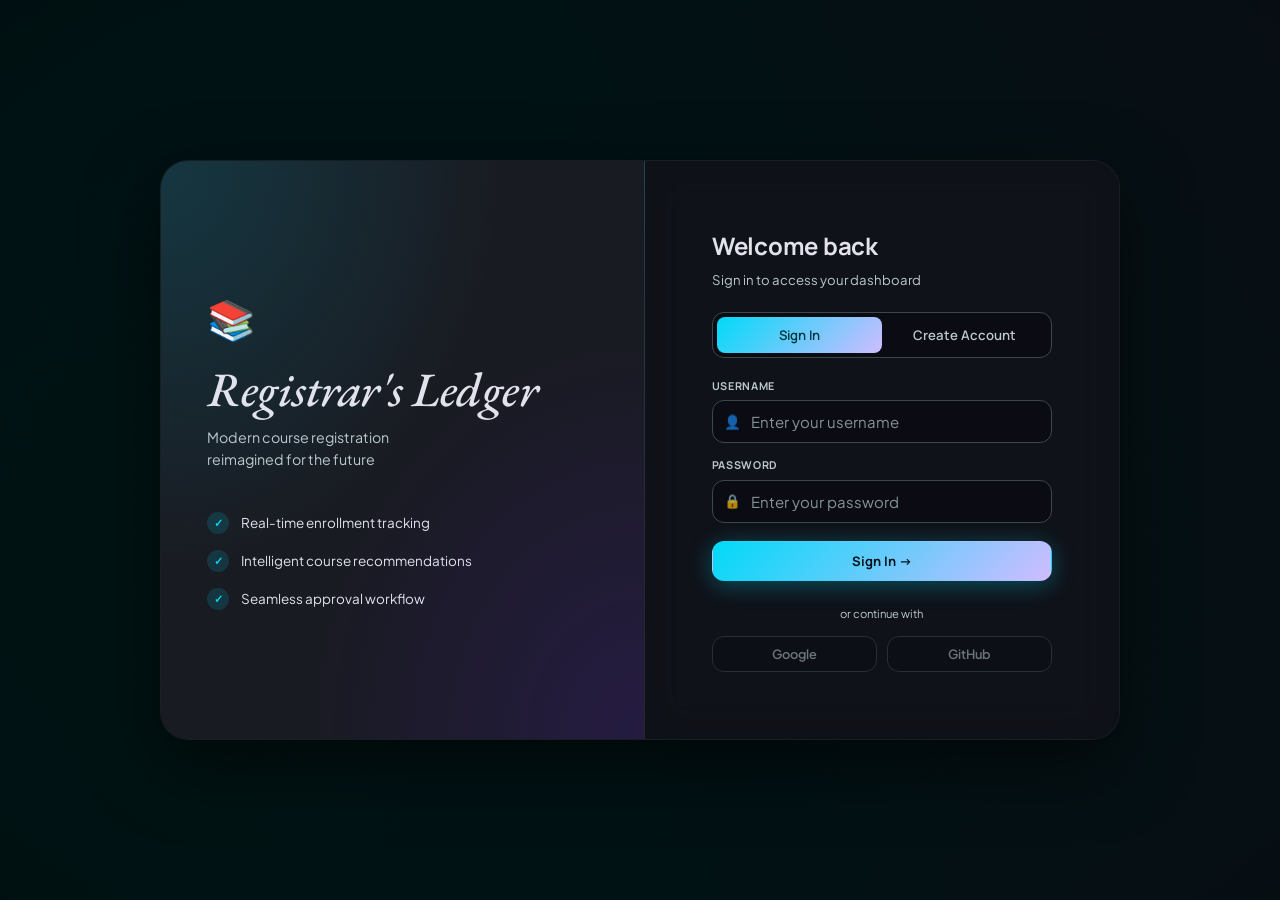
<file: course-registration-system-aetheris/frontend/index.html>
<!DOCTYPE html>
<html lang="en">
<head>
<meta charset="UTF-8" />
<meta name="viewport" content="width=device-width, initial-scale=1.0" />
<title>Registrar's Ledger</title>
<link rel="stylesheet" href="css/styles.css" />
<link href="https://fonts.googleapis.com/css2?family=Material+Symbols+Outlined:wght,FILL@100..700,0..1&display=swap" rel="stylesheet" />
<link href="https://fonts.googleapis.com/css2?family=Manrope:wght@400;600;700;800&family=Plus+Jakarta+Sans:wght@400;500;600;700&family=EB+Garamond:ital,wght@0,400..700;1,400..700&display=swap" rel="stylesheet" />
</head>
<body>
<script src="js/nebula-bg.js"></script>

<div class="auth-wrapper">
  <!-- Animated background is the WebGL nebula canvas injected by js/nebula-bg.js -->
  <div class="auth-container glass">
    <div class="auth-left">
      <div class="auth-brand">
        <div class="brand-icon">📚</div>
        <h1>Registrar's Ledger</h1>
        <p class="brand-tagline">Modern course registration<br />reimagined for the future</p>
      </div>
      <div class="auth-features">
        <div class="feature-item">
          <span class="feature-icon">✓</span>
          <span>Real-time enrollment tracking</span>
        </div>
        <div class="feature-item">
          <span class="feature-icon">✓</span>
          <span>Intelligent course recommendations</span>
        </div>
        <div class="feature-item">
          <span class="feature-icon">✓</span>
          <span>Seamless approval workflow</span>
        </div>
      </div>
    </div>

    <div class="auth-right">
      <div class="auth-card">
        <div class="auth-header">
          <h2>Welcome back</h2>
          <p class="auth-subtitle">Sign in to access your dashboard</p>
        </div>

        <div class="auth-tabs">
          <button class="auth-tab active" data-tab="login" onclick="switchAuthTab('login')">Sign In</button>
          <button class="auth-tab" data-tab="register" onclick="switchAuthTab('register')">Create Account</button>
        </div>

        <div id="authError" class="auth-error hidden"></div>

        <!-- Login Form -->
        <form id="loginForm" onsubmit="handleLogin(event)">
          <div class="form-group">
            <label>Username</label>
            <div class="input-group">
              <span class="input-icon">👤</span>
              <input type="text" id="loginUsername" placeholder="Enter your username" required />
            </div>
          </div>
          <div class="form-group">
            <label>Password</label>
            <div class="input-group">
              <span class="input-icon">🔒</span>
              <input type="password" id="loginPassword" placeholder="Enter your password" required />
            </div>
          </div>
          <button type="submit" class="btn btn-gradient btn-block">Sign In →</button>
        </form>

        <!-- Register Form -->
        <form id="registerForm" class="hidden" onsubmit="handleRegister(event)">
          <div class="form-group">
            <label>Full Name</label>
            <div class="input-group">
              <span class="input-icon">👤</span>
              <input type="text" id="regFullName" placeholder="Enter your full name" required />
            </div>
          </div>
          <div class="form-group">
            <label>Email</label>
            <div class="input-group">
              <span class="input-icon">✉️</span>
              <input type="email" id="regEmail" placeholder="Enter your email" required />
            </div>
          </div>
          <div class="form-group">
            <label>Username</label>
            <div class="input-group">
              <span class="input-icon">@</span>
              <input type="text" id="regUsername" placeholder="Choose a username" required minlength="3" />
            </div>
          </div>
          <div class="form-group">
            <label>Password</label>
            <div class="input-group">
              <span class="input-icon">🔒</span>
              <input type="password" id="regPassword" placeholder="Create a password" required minlength="6" />
            </div>
          </div>
          <button type="submit" class="btn btn-gradient btn-block">Create Account →</button>
        </form>

        <div class="auth-footer">
          <span class="auth-divider">or continue with</span>
          <div class="social-buttons">
            <button class="social-btn" type="button" disabled title="Not wired up — no backend support yet">Google</button>
            <button class="social-btn" type="button" disabled title="Not wired up — no backend support yet">GitHub</button>
          </div>
        </div>
      </div>
    </div>
  </div>
</div>

<script src="js/api.js"></script>
<script src="js/auth.js"></script>
</body>
</html>
</file>
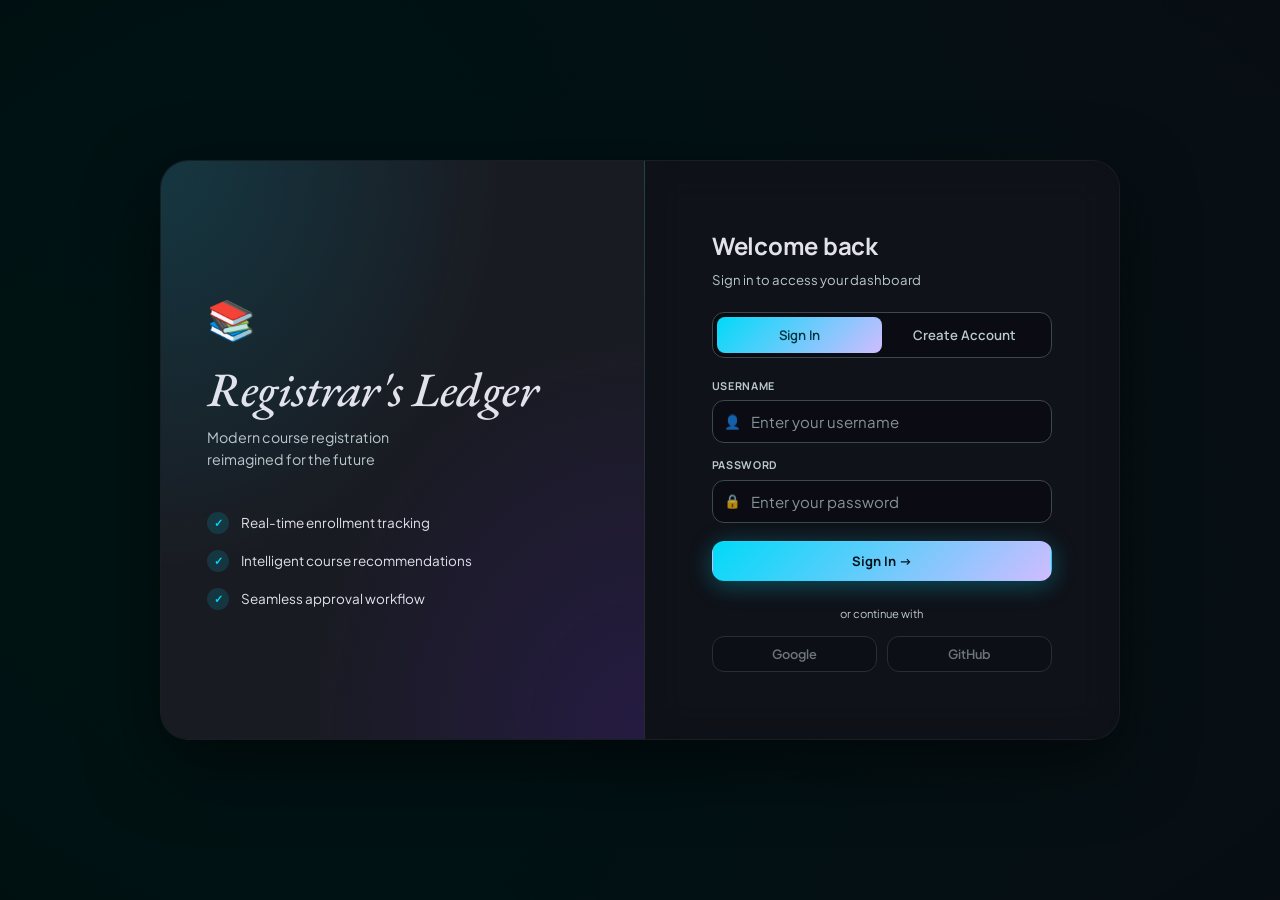
<file: course-registration-system-aetheris/frontend/admin.html>
<!DOCTYPE html>
<html lang="en">
<head>
<meta charset="UTF-8" />
<meta name="viewport" content="width=device-width, initial-scale=1.0" />
<title>Admin Dashboard — Registrar's Ledger</title>
<link rel="stylesheet" href="css/styles.css" />
<link href="https://fonts.googleapis.com/css2?family=Material+Symbols+Outlined:wght,FILL@100..700,0..1&display=swap" rel="stylesheet" />
<link href="https://fonts.googleapis.com/css2?family=Manrope:wght@400;600;700;800&family=Plus+Jakarta+Sans:wght@400;500;600;700&family=EB+Garamond:ital,wght@0,400..700;1,400..700&display=swap" rel="stylesheet" />
</head>
<body>
<script src="js/nebula-bg.js"></script>

<!-- Sidebar -->
<nav class="sidebar glass">
  <div class="sidebar-brand">
    <span class="brand-emoji">📚</span>
    <span class="brand-name">Registrar</span>
  </div>

  <div class="sidebar-nav">
    <a href="#" class="nav-item active">
      <span class="nav-icon"><svg width="17" height="17" viewBox="0 0 24 24" fill="none" stroke="currentColor" stroke-width="2" stroke-linecap="round" stroke-linejoin="round"><path d="M4 19.5A2.5 2.5 0 0 1 6.5 17H20"/><path d="M6.5 2H20v20H6.5A2.5 2.5 0 0 1 4 19.5v-15A2.5 2.5 0 0 1 6.5 2Z"/></svg></span>
      <span>Courses</span>
    </a>
    <a href="#" class="nav-item">
      <span class="nav-icon"><svg width="17" height="17" viewBox="0 0 24 24" fill="none" stroke="currentColor" stroke-width="2" stroke-linecap="round" stroke-linejoin="round"><path d="M17 21v-2a4 4 0 0 0-4-4H5a4 4 0 0 0-4 4v2"/><circle cx="9" cy="7" r="4"/><path d="M23 21v-2a4 4 0 0 0-3-3.87M16 3.13a4 4 0 0 1 0 7.75"/></svg></span>
      <span>Students</span>
    </a>
    <a href="#" class="nav-item">
      <span class="nav-icon"><svg width="17" height="17" viewBox="0 0 24 24" fill="none" stroke="currentColor" stroke-width="2" stroke-linecap="round" stroke-linejoin="round"><path d="M3 3v18h18"/><path d="M18 17V9M13 17V5M8 17v-3"/></svg></span>
      <span>Analytics</span>
    </a>
  </div>

  <div class="sidebar-footer">
    <div class="user-profile">
      <div class="user-avatar" id="userAvatar">A</div>
      <div class="user-info">
        <span class="user-name" id="whoami">Admin</span>
        <span class="user-role">Administrator</span>
      </div>
      <button class="logout-btn" onclick="Auth.logout()"><svg width="15" height="15" viewBox="0 0 24 24" fill="none" stroke="currentColor" stroke-width="2" stroke-linecap="round" stroke-linejoin="round"><path d="M9 21H5a2 2 0 0 1-2-2V5a2 2 0 0 1 2-2h4"/><path d="M16 17 21 12 16 7"/><path d="M21 12H9"/></svg></button>
    </div>
  </div>
</nav>

<!-- Main Content -->
<main class="main">
  <!-- Top Bar -->
  <header class="topbar glass">
    <div class="topbar-left">
      <h1>Course Catalog</h1>
      <p>Manage all courses in the system</p>
    </div>
    <div class="topbar-right">
      <button class="btn btn-outline" onclick="openPathsAdminModal()">
        <svg width="14" height="14" viewBox="0 0 24 24" fill="none" stroke="currentColor" stroke-width="2" stroke-linecap="round" stroke-linejoin="round" style="margin-right:6px; vertical-align:-2px;"><circle cx="12" cy="12" r="10"/><path d="m16.24 7.76-2.12 6.36-6.36 2.12 2.12-6.36z"/></svg>Career Paths
      </button>
      <button class="btn btn-primary" onclick="openCreateModal()">
        <svg width="14" height="14" viewBox="0 0 24 24" fill="none" stroke="currentColor" stroke-width="2" stroke-linecap="round" stroke-linejoin="round" style="margin-right:4px; vertical-align:-2px;"><path d="M12 5v14M5 12h14"/></svg> New Course
      </button>
      <button class="btn btn-exit" onclick="Auth.logout()">
        <svg width="15" height="15" viewBox="0 0 24 24" fill="none" stroke="currentColor" stroke-width="2" stroke-linecap="round" stroke-linejoin="round" style="margin-right:6px; vertical-align:-2px;"><path d="M9 21H5a2 2 0 0 1-2-2V5a2 2 0 0 1 2-2h4"/><path d="M16 17 21 12 16 7"/><path d="M21 12H9"/></svg>Sign Out
      </button>
    </div>
  </header>

  <!-- Stats -->
  <div class="stats-grid">
    <div class="stat-card glass">
      <div class="stat-icon">📚</div>
      <div>
        <span class="stat-label">Total Courses</span>
        <span class="stat-value" id="totalCourses">0</span>
      </div>
    </div>
    <div class="stat-card glass">
      <div class="stat-icon">✅</div>
      <div>
        <span class="stat-label">Active</span>
        <span class="stat-value" id="activeCourses">0</span>
      </div>
    </div>
    <div class="stat-card glass">
      <div class="stat-icon">👨‍🏫</div>
      <div>
        <span class="stat-label">Instructors</span>
        <span class="stat-value" id="instructorCount">0</span>
      </div>
    </div>
    <div class="stat-card glass">
      <div class="stat-icon">🎓</div>
      <div>
        <span class="stat-label">Enrollments</span>
        <span class="stat-value" id="enrollmentCount">0</span>
      </div>
    </div>
  </div>

  <div id="listError" class="error-banner hidden"></div>

  <!-- Table -->
  <div class="table-wrapper glass">
    <table class="modern-table">
      <thead>
        <tr>
          <th>Code</th>
          <th>Course</th>
          <th>Instructor</th>
          <th>Schedule</th>
          <th>Seats</th>
          <th>Status</th>
          <th>Actions</th>
        </tr>
      </thead>
      <tbody id="courseBody">
        <tr>
          <td colspan="7" class="loading-cell">
            <div class="spinner"></div>
            Loading courses...
          </td>
        </tr>
      </tbody>
    </table>
  </div>
</main>

<!-- ============================================================
     COURSE MODAL - COMPLETE WORKING VERSION
     ============================================================ -->
<div id="courseModal" class="modal-overlay hidden">
  <div class="modal glass">
    <div class="modal-header">
      <h2 id="modalTitle">Create Course</h2>
      <button class="modal-close" onclick="closeCourseModal()"><svg width="16" height="16" viewBox="0 0 24 24" fill="none" stroke="currentColor" stroke-width="2" stroke-linecap="round" stroke-linejoin="round"><path d="M18 6 6 18M6 6l12 12"/></svg></button>
    </div>
    
    <div id="modalError" class="error-banner hidden"></div>
    
    <form id="courseForm" onsubmit="submitCourseForm(event)">
      <input type="hidden" id="courseId" />
      
      <div class="form-grid">
        <!-- Course Code -->
        <div class="form-group">
          <label>Course Code</label>
          <input id="fCode" required placeholder="e.g. CS101" />
        </div>
        
        <!-- Credits -->
        <div class="form-group">
          <label>Credits</label>
          <input id="fCredits" type="number" min="1" required value="3" />
        </div>
        
        <!-- Title -->
        <div class="form-group full-width">
          <label>Title</label>
          <input id="fTitle" required placeholder="Introduction to Programming" />
        </div>
        
        <!-- Description -->
        <div class="form-group full-width">
          <label>Description</label>
          <textarea id="fDescription" rows="2" placeholder="Course description..."></textarea>
        </div>
        
        <!-- Instructor -->
        <div class="form-group">
          <label>Instructor</label>
          <input id="fInstructor" required placeholder="Dr. Smith" />
        </div>
        
        <!-- Semester -->
        <div class="form-group">
          <label>Semester</label>
          <input id="fSemester" required placeholder="Fall 2026" />
        </div>
        
        <!-- Day -->
        <div class="form-group">
          <label>Day</label>
          <select id="fDay" required>
            <option value="MONDAY">Monday</option>
            <option value="TUESDAY">Tuesday</option>
            <option value="WEDNESDAY">Wednesday</option>
            <option value="THURSDAY">Thursday</option>
            <option value="FRIDAY">Friday</option>
            <option value="SATURDAY">Saturday</option>
            <option value="SUNDAY">Sunday</option>
          </select>
        </div>
        
        <!-- Time -->
        <div class="form-group">
          <label>Time</label>
          <div class="time-group">
            <input id="fStart" type="time" required />
            <span style="color: var(--text-secondary);">to</span>
            <input id="fEnd" type="time" required />
          </div>
        </div>
        
        <!-- Capacity -->
        <div class="form-group">
          <label>Capacity</label>
          <input id="fCapacity" type="number" min="1" required placeholder="30" />
        </div>
      </div>
      
      <!-- Modal Actions -->
      <div class="modal-actions">
        <button type="button" class="btn btn-outline" onclick="closeCourseModal()">Cancel</button>
        <button type="submit" class="btn btn-primary" id="modalSubmitBtn">Save Course</button>
      </div>
    </form>
  </div>
</div>

<!-- ============================================================
     CONTENT MANAGEMENT MODAL — add/edit/remove lessons for a course
     ============================================================ -->
<div id="contentModal" class="modal-overlay hidden">
  <div class="modal glass">
    <div class="modal-header">
      <h2 id="contentModalTitle">Manage Content</h2>
      <button class="modal-close" onclick="closeContentModal()"><svg width="16" height="16" viewBox="0 0 24 24" fill="none" stroke="currentColor" stroke-width="2" stroke-linecap="round" stroke-linejoin="round"><path d="M18 6 6 18M6 6l12 12"/></svg></button>
    </div>

    <div id="contentError" class="error-banner hidden"></div>

    <!-- Existing lessons for this course -->
    <div id="contentListWrap" style="margin-bottom: 18px;">
      <ul id="contentList" style="list-style:none; padding:0; margin:0; display:flex; flex-direction:column; gap:8px;"></ul>
    </div>

    <!-- Add / edit a lesson -->
    <form id="contentForm" onsubmit="submitContentForm(event)">
      <input type="hidden" id="cContentId" />
      <input type="hidden" id="cCourseId" />

      <div class="form-grid">
        <div class="form-group full-width">
          <label>Lesson Title</label>
          <input id="cTitle" required placeholder="e.g. Week 1 — Getting Started" />
        </div>

        <div class="form-group">
          <label>Type</label>
          <select id="cType" onchange="toggleContentTypeFields()">
            <option value="TEXT">Text lesson</option>
            <option value="LINK">External link (video, article, etc.)</option>
          </select>
        </div>

        <div class="form-group">
          <label>Order</label>
          <input id="cOrder" type="number" min="0" value="0" />
        </div>

        <div class="form-group full-width" id="cBodyWrap">
          <label>Lesson content</label>
          <textarea id="cBody" rows="4" placeholder="Write the lesson content here..."></textarea>
        </div>

        <div class="form-group full-width hidden" id="cUrlWrap">
          <label>URL</label>
          <input id="cUrl" placeholder="https://..." />
        </div>
      </div>

      <div class="modal-actions">
        <button type="button" class="btn btn-outline" onclick="resetContentForm()">Clear</button>
        <button type="submit" class="btn btn-primary" id="contentSubmitBtn">Add Lesson</button>
      </div>
    </form>
  </div>
</div>

<!-- ============================================================
     QUIZ MANAGEMENT MODAL — quizzes list view + question authoring view
     (one modal, two swappable "views" inside it)
     ============================================================ -->
<div id="quizModal" class="modal-overlay hidden">
  <div class="modal glass">
    <div class="modal-header">
      <h2 id="quizModalTitle">Quizzes</h2>
      <button class="modal-close" onclick="closeQuizModal()"><svg width="16" height="16" viewBox="0 0 24 24" fill="none" stroke="currentColor" stroke-width="2" stroke-linecap="round" stroke-linejoin="round"><path d="M18 6 6 18M6 6l12 12"/></svg></button>
    </div>

    <div id="quizError" class="error-banner hidden"></div>

    <!-- VIEW 1: list of quizzes for this course -->
    <div id="quizListView">
      <ul id="quizList" style="list-style:none; padding:0; margin:0 0 18px; display:flex; flex-direction:column; gap:8px;"></ul>

      <form id="newQuizForm" onsubmit="submitNewQuiz(event)">
        <div class="form-grid">
          <div class="form-group full-width">
            <label>New Quiz Title</label>
            <input id="qTitle" required placeholder="e.g. Week 1 Check-in" />
          </div>
          <div class="form-group full-width">
            <label>Description (optional)</label>
            <input id="qDescription" placeholder="Short description" />
          </div>
        </div>
        <div class="modal-actions">
          <button type="submit" class="btn btn-primary">+ Create Quiz</button>
        </div>
      </form>
    </div>

    <!-- VIEW 2: questions for a selected quiz -->
    <div id="quizDetailView" class="hidden">
      <button type="button" class="btn btn-outline btn-small" style="margin-bottom:14px;" onclick="backToQuizList()">← Back to quizzes</button>

      <ul id="questionList" style="list-style:none; padding:0; margin:0 0 18px; display:flex; flex-direction:column; gap:8px;"></ul>

      <form id="newQuestionForm" onsubmit="submitNewQuestion(event)">
        <div class="form-group full-width">
          <label>Question</label>
          <input id="qnText" required placeholder="e.g. What does JDBC stand for?" />
        </div>
        <p style="font-size:0.78rem; color:var(--text-secondary); margin-bottom:8px;">
          Fill in at least 2 options, and mark the one correct answer.
        </p>
        <div id="optionRows" style="display:flex; flex-direction:column; gap:8px; margin-bottom:14px;"></div>
        <div class="modal-actions">
          <button type="submit" class="btn btn-primary">+ Add Question</button>
        </div>
      </form>
    </div>
  </div>
</div>

<!-- Analytics modal — read-only, no CSS classes needed beyond what already exists -->
<div id="analyticsModal" class="modal-overlay hidden">
  <div class="modal glass" style="max-width: 640px;">
    <div class="modal-header">
      <h2 id="analyticsModalTitle">Analytics</h2>
      <button class="modal-close" onclick="closeAnalyticsModal()"><svg width="16" height="16" viewBox="0 0 24 24" fill="none" stroke="currentColor" stroke-width="2" stroke-linecap="round" stroke-linejoin="round"><path d="M18 6 6 18M6 6l12 12"/></svg></button>
    </div>
    <div id="analyticsError" class="error-banner hidden"></div>
    <div id="analyticsBody"></div>
  </div>
</div>

<!-- Career Paths admin modal (list view + detail view, same swappable pattern as Quizzes) -->
<div id="pathsAdminModal" class="modal-overlay hidden">
  <div class="modal glass">
    <div class="modal-header">
      <h2 id="pathsAdminTitle">Career Paths</h2>
      <button class="modal-close" onclick="closePathsAdminModal()"><svg width="16" height="16" viewBox="0 0 24 24" fill="none" stroke="currentColor" stroke-width="2" stroke-linecap="round" stroke-linejoin="round"><path d="M18 6 6 18M6 6l12 12"/></svg></button>
    </div>

    <div id="pathsAdminError" class="error-banner hidden"></div>

    <!-- VIEW 1: list of paths -->
    <div id="pathsAdminListView">
      <div id="pathsAdminList" style="margin-bottom:18px;"></div>

      <form id="newPathForm" onsubmit="submitNewPath(event)">
        <div class="form-grid">
          <div class="form-group full-width">
            <label>New Path Name</label>
            <input id="pName" required placeholder="e.g. Backend Developer" />
          </div>
          <div class="form-group full-width">
            <label>Description (optional)</label>
            <input id="pDescription" placeholder="Short description" />
          </div>
        </div>
        <div class="modal-actions">
          <button type="submit" class="btn btn-primary">+ Create Path</button>
        </div>
      </form>
    </div>

    <!-- VIEW 2: courses in a selected path -->
    <div id="pathDetailAdminView" class="hidden">
      <button type="button" class="btn btn-outline btn-small" style="margin-bottom:14px;" onclick="backToPathsAdminList()">← Back to paths</button>
      <div id="pathDetailAdminList" style="margin-bottom:16px;"></div>

      <div class="form-grid">
        <div class="form-group full-width">
          <label>Add a course to this path</label>
          <select id="pAddCourseSelect"></select>
        </div>
      </div>
      <div class="modal-actions">
        <button type="button" class="btn btn-primary" onclick="addCourseToPath()">+ Add Course</button>
      </div>
    </div>
  </div>
</div>

<!-- Side Quest management modal — same list-form pattern as Content -->
<div id="questModal" class="modal-overlay hidden">
  <div class="modal glass">
    <div class="modal-header">
      <h2 id="questModalTitle">Side Quests</h2>
      <button class="modal-close" onclick="closeQuestModal()"><svg width="16" height="16" viewBox="0 0 24 24" fill="none" stroke="currentColor" stroke-width="2" stroke-linecap="round" stroke-linejoin="round"><path d="M18 6 6 18M6 6l12 12"/></svg></button>
    </div>

    <div id="questError" class="error-banner hidden"></div>

    <ul id="questList" style="list-style:none; padding:0; margin:0 0 18px; display:flex; flex-direction:column; gap:8px;"></ul>

    <form id="newQuestForm" onsubmit="submitNewQuest(event)">
      <div class="form-grid">
        <div class="form-group full-width">
          <label>Quest Title</label>
          <input id="qtTitle" required placeholder="e.g. Introduce yourself in the discussion" />
        </div>
        <div class="form-group full-width">
          <label>Description (optional)</label>
          <input id="qtDescription" placeholder="What should the student do?" />
        </div>
        <div class="form-group">
          <label>Points</label>
          <input id="qtPoints" type="number" min="1" value="10" />
        </div>
      </div>
      <div class="modal-actions">
        <button type="submit" class="btn btn-primary"><svg width="14" height="14" viewBox="0 0 24 24" fill="none" stroke="currentColor" stroke-width="2" stroke-linecap="round" stroke-linejoin="round" style="vertical-align:-2px; margin-right:5px;"><path d="M12 5v14M5 12h14"/></svg>Add Quest</button>
      </div>
    </form>
  </div>
</div>

<script src="js/api.js"></script>
<script src="js/admin.js"></script>
</body>
</html>
</file>
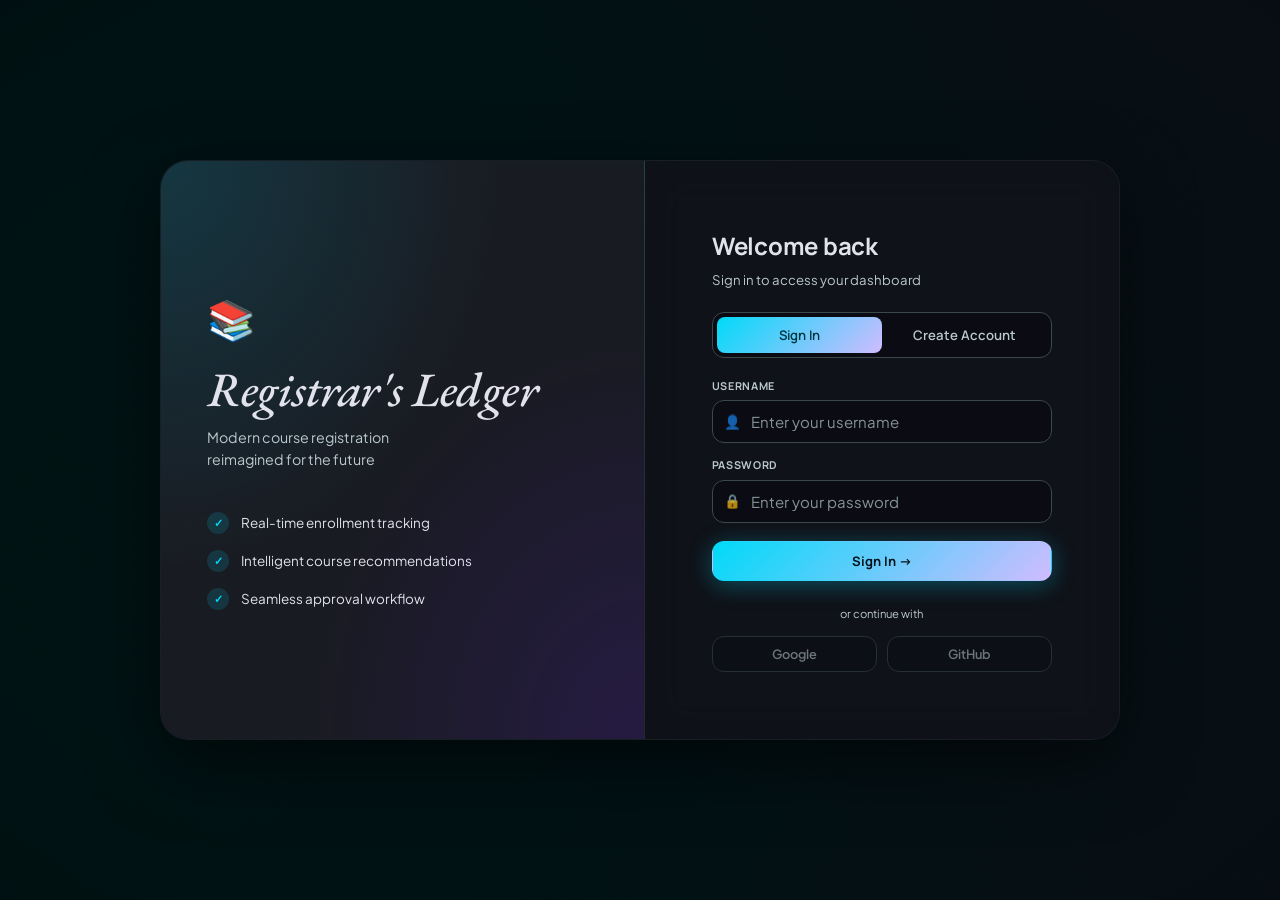
<file: course-registration-system-aetheris/frontend/registrar.html>
<!DOCTYPE html>
<html lang="en">
<head>
<meta charset="UTF-8" />
<meta name="viewport" content="width=device-width, initial-scale=1.0" />
<title>Registrar Dashboard — Registrar's Ledger</title>
<link rel="stylesheet" href="css/styles.css" />
<link href="https://fonts.googleapis.com/css2?family=Material+Symbols+Outlined:wght,FILL@100..700,0..1&display=swap" rel="stylesheet" />
<link href="https://fonts.googleapis.com/css2?family=Manrope:wght@400;600;700;800&family=Plus+Jakarta+Sans:wght@400;500;600;700&family=EB+Garamond:ital,wght@0,400..700;1,400..700&display=swap" rel="stylesheet" />
</head>
<body>
<script src="js/nebula-bg.js"></script>

<!-- Sidebar -->
<nav class="sidebar glass">
  <div class="sidebar-brand">
    <span class="brand-emoji">📜</span>
    <span class="brand-name">Registrar</span>
  </div>

  <div class="sidebar-nav">
    <a href="#" class="nav-item active" data-tab="enrollments" onclick="switchTab('enrollments')">
      <span class="nav-icon"><svg width="17" height="17" viewBox="0 0 24 24" fill="none" stroke="currentColor" stroke-width="2" stroke-linecap="round" stroke-linejoin="round"><path d="M22 12h-6l-2 3h-4l-2-3H2"/><path d="M5.45 5.11 2 12v6a2 2 0 0 0 2 2h16a2 2 0 0 0 2-2v-6l-3.45-6.89A2 2 0 0 0 16.76 4H7.24a2 2 0 0 0-1.79 1.11Z"/></svg></span>
      <span>Enrollments</span>
    </a>
    <a href="#" class="nav-item" data-tab="drops" onclick="switchTab('drops')">
      <span class="nav-icon"><svg width="17" height="17" viewBox="0 0 24 24" fill="none" stroke="currentColor" stroke-width="2" stroke-linecap="round" stroke-linejoin="round"><path d="m22 2-7 20-4-9-9-4Z"/><path d="M22 2 11 13"/></svg></span>
      <span>Drops</span>
    </a>
    <a href="#" class="nav-item" data-tab="courses" onclick="switchTab('courses')">
      <span class="nav-icon"><svg width="17" height="17" viewBox="0 0 24 24" fill="none" stroke="currentColor" stroke-width="2" stroke-linecap="round" stroke-linejoin="round"><path d="M4 19.5A2.5 2.5 0 0 1 6.5 17H20"/><path d="M6.5 2H20v20H6.5A2.5 2.5 0 0 1 4 19.5v-15A2.5 2.5 0 0 1 6.5 2Z"/></svg></span>
      <span>All Courses</span>
    </a>
  </div>

  <div class="sidebar-footer">
    <div class="user-profile">
      <div class="user-avatar" id="userAvatar">R</div>
      <div class="user-info">
        <span class="user-name" id="whoami">Registrar</span>
        <span class="user-role">Registrar</span>
      </div>
      <button class="logout-btn" onclick="Auth.logout()"><svg width="15" height="15" viewBox="0 0 24 24" fill="none" stroke="currentColor" stroke-width="2" stroke-linecap="round" stroke-linejoin="round"><path d="M9 21H5a2 2 0 0 1-2-2V5a2 2 0 0 1 2-2h4"/><path d="M16 17 21 12 16 7"/><path d="M21 12H9"/></svg></button>
    </div>
  </div>
</nav>

<!-- Main Content -->
<main class="main">
  <header class="topbar glass">
    <div class="topbar-left">
      <h1 id="pageTitle">Pending Enrollments</h1>
      <p id="pageSubtitle">Review and approve student enrollment requests</p>
    </div>
    <div class="topbar-right">
      <span class="welcome-badge">📋 Pending Reviews</span>
      <button class="btn btn-exit" onclick="Auth.logout()">
        <span style="margin-right:6px; display:inline-flex; vertical-align:-2px;"><svg width="15" height="15" viewBox="0 0 24 24" fill="none" stroke="currentColor" stroke-width="2" stroke-linecap="round" stroke-linejoin="round"><path d="M9 21H5a2 2 0 0 1-2-2V5a2 2 0 0 1 2-2h4"/><path d="M16 17 21 12 16 7"/><path d="M21 12H9"/></svg></span>Sign Out
      </button>
    </div>
  </header>

  <div class="tab-content">
    <!-- PENDING ENROLLMENTS -->
    <div id="panel-enrollments" class="tab-panel active">
      <div id="enrollError" class="error-banner hidden"></div>
      <div class="table-wrapper glass">
        <table class="modern-table">
          <thead>
            <tr>
              <th>Student</th>
              <th>Code</th>
              <th>Course</th>
              <th>Requested</th>
              <th>Actions</th>
            </tr>
          </thead>
          <tbody id="enrollBody">
            <tr>
              <td colspan="5" class="loading-cell">
                <div class="spinner"></div>
                Loading enrollments...
              </td>
            </tr>
          </tbody>
        </table>
      </div>
    </div>

    <!-- PENDING DROPS -->
    <div id="panel-drops" class="tab-panel">
      <div id="dropError" class="error-banner hidden"></div>
      <div class="table-wrapper glass">
        <table class="modern-table">
          <thead>
            <tr>
              <th>Student</th>
              <th>Code</th>
              <th>Course</th>
              <th>Requested</th>
              <th>Actions</th>
            </tr>
          </thead>
          <tbody id="dropBody">
            <tr>
              <td colspan="5" class="loading-cell">
                <div class="spinner"></div>
                Loading drops...
              </td>
            </tr>
          </tbody>
        </table>
      </div>
    </div>

    <!-- ALL COURSES -->
    <div id="panel-courses" class="tab-panel">
      <div id="courseError" class="error-banner hidden"></div>
      <div class="table-wrapper glass">
        <table class="modern-table">
          <thead>
            <tr>
              <th>Code</th>
              <th>Title</th>
              <th>Instructor</th>
              <th>Seats</th>
              <th>Status</th>
              <th>Actions</th>
            </tr>
          </thead>
          <tbody id="registrarCourseBody">
            <tr>
              <td colspan="6" class="loading-cell">
                <div class="spinner"></div>
                Loading courses...
              </td>
            </tr>
          </tbody>
        </table>
      </div>
    </div>
  </div>
</main>

<!-- Confirm Remove Modal -->
<div id="confirmModal" class="modal-overlay hidden">
  <div class="modal glass">
    <div class="modal-header">
      <h2>⚠️ Remove Course</h2>
      <button class="modal-close" onclick="closeConfirmModal()"><svg width="16" height="16" viewBox="0 0 24 24" fill="none" stroke="currentColor" stroke-width="2" stroke-linecap="round" stroke-linejoin="round"><path d="M18 6 6 18M6 6l12 12"/></svg></button>
    </div>
    <p style="color: var(--text-secondary); margin: 16px 0;" id="confirmText">
      Are you sure you want to remove this course?
    </p>
    <div class="modal-actions">
      <button class="btn btn-outline" onclick="closeConfirmModal()">Cancel</button>
      <button class="btn btn-danger" id="confirmRemoveBtn">Remove Course</button>
    </div>
  </div>
</div>

<script src="js/api.js"></script>
<script src="js/registrar.js"></script>
</body>
</html>
</file>
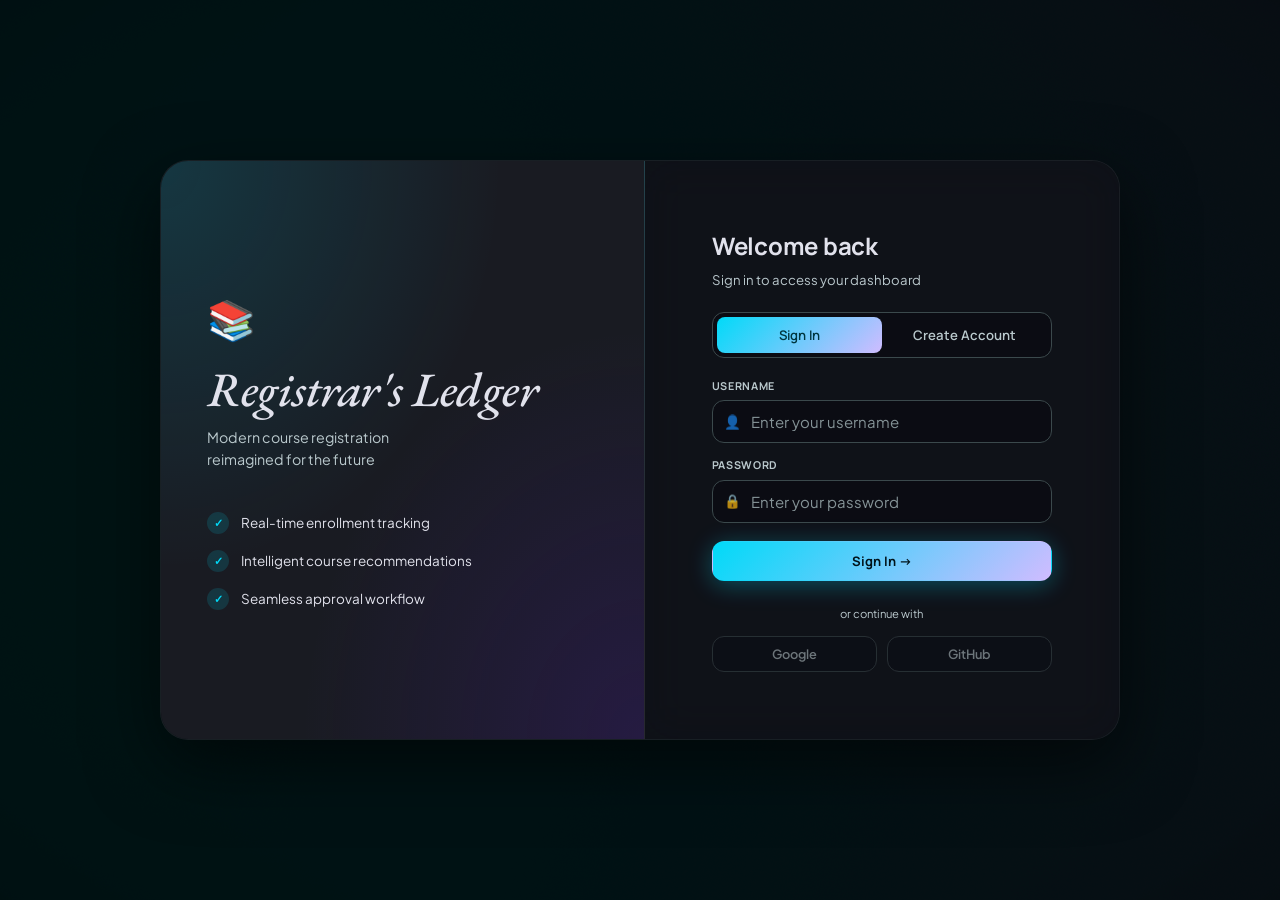
<file: course-registration-system-aetheris/frontend/student.html>
<!DOCTYPE html>
<html lang="en">
<head>
<meta charset="UTF-8" />
<meta name="viewport" content="width=device-width, initial-scale=1.0" />
<title>Student Dashboard — Registrar's Ledger</title>
<link rel="stylesheet" href="css/styles.css" />
<link href="https://fonts.googleapis.com/css2?family=Material+Symbols+Outlined:wght,FILL@100..700,0..1&display=swap" rel="stylesheet" />
<link href="https://fonts.googleapis.com/css2?family=Manrope:wght@400;600;700;800&family=Plus+Jakarta+Sans:wght@400;500;600;700&family=EB+Garamond:ital,wght@0,400..700;1,400..700&display=swap" rel="stylesheet" />
</head>
<body>
<script src="js/nebula-bg.js"></script>

<!-- Sidebar -->
<nav class="sidebar glass">
  <div class="sidebar-brand">
    <span class="brand-emoji">🎓</span>
    <span class="brand-name">Student</span>
  </div>

  <div class="sidebar-nav">
    <a href="#" class="nav-item active" data-tab="catalog" onclick="switchTab('catalog')">
      <span class="nav-icon"><svg width="17" height="17" viewBox="0 0 24 24" fill="none" stroke="currentColor" stroke-width="2" stroke-linecap="round" stroke-linejoin="round"><path d="M4 19.5A2.5 2.5 0 0 1 6.5 17H20"/><path d="M6.5 2H20v20H6.5A2.5 2.5 0 0 1 4 19.5v-15A2.5 2.5 0 0 1 6.5 2Z"/></svg></span>
      <span>Catalog</span>
    </a>
    <a href="#" class="nav-item" data-tab="mine" onclick="switchTab('mine')">
      <span class="nav-icon"><svg width="17" height="17" viewBox="0 0 24 24" fill="none" stroke="currentColor" stroke-width="2" stroke-linecap="round" stroke-linejoin="round"><path d="M8 6h13M8 12h13M8 18h13M3 6h.01M3 12h.01M3 18h.01"/></svg></span>
      <span>My Enrollments</span>
    </a>
    <a href="#" class="nav-item" data-tab="schedule" onclick="switchTab('schedule')">
      <span class="nav-icon"><svg width="17" height="17" viewBox="0 0 24 24" fill="none" stroke="currentColor" stroke-width="2" stroke-linecap="round" stroke-linejoin="round"><rect x="3" y="4" width="18" height="18" rx="2"/><path d="M16 2v4M8 2v4M3 10h18"/></svg></span>
      <span>Schedule</span>
    </a>
    <a href="#" class="nav-item" data-tab="paths" onclick="switchTab('paths')">
      <span class="nav-icon"><svg width="17" height="17" viewBox="0 0 24 24" fill="none" stroke="currentColor" stroke-width="2" stroke-linecap="round" stroke-linejoin="round"><circle cx="12" cy="12" r="10"/><path d="m16.24 7.76-2.12 6.36-6.36 2.12 2.12-6.36z"/></svg></span>
      <span>Career Paths</span>
    </a>
    <a href="#" class="nav-item" data-tab="badges" onclick="switchTab('badges')">
      <span class="nav-icon"><svg width="17" height="17" viewBox="0 0 24 24" fill="none" stroke="currentColor" stroke-width="2" stroke-linecap="round" stroke-linejoin="round"><circle cx="12" cy="8" r="6"/><path d="M15.5 13.5 17 22l-5-3-5 3 1.5-8.5"/></svg></span>
      <span>Badges</span>
    </a>
  </div>

  <div class="sidebar-footer">
    <div class="user-profile">
      <div class="user-avatar" id="userAvatar">S</div>
      <div class="user-info">
        <span class="user-name" id="whoami">Student</span>
        <span class="user-role">Student</span>
      </div>
      <button class="logout-btn" onclick="Auth.logout()"><svg width="15" height="15" viewBox="0 0 24 24" fill="none" stroke="currentColor" stroke-width="2" stroke-linecap="round" stroke-linejoin="round"><path d="M9 21H5a2 2 0 0 1-2-2V5a2 2 0 0 1 2-2h4"/><path d="M16 17 21 12 16 7"/><path d="M21 12H9"/></svg></button>
    </div>
  </div>
</nav>

<!-- Main Content -->
<main class="main">
  <!-- Top Bar -->
  <header class="topbar glass">
    <div class="topbar-left">
      <h1 id="pageTitle">Course Catalog</h1>
      <p id="pageSubtitle">Browse courses and request enrollment</p>
    </div>
    <div class="topbar-right">
      <span class="welcome-badge">👋 Welcome back!</span>
      <button class="btn btn-exit" onclick="Auth.logout()">
        <span style="margin-right:6px; display:inline-flex; vertical-align:-2px;"><svg width="15" height="15" viewBox="0 0 24 24" fill="none" stroke="currentColor" stroke-width="2" stroke-linecap="round" stroke-linejoin="round"><path d="M9 21H5a2 2 0 0 1-2-2V5a2 2 0 0 1 2-2h4"/><path d="M16 17 21 12 16 7"/><path d="M21 12H9"/></svg></span>Sign Out
      </button>
    </div>
  </header>

  <!-- Tab Content -->
  <div class="tab-content">
    
    <!-- CATALOG TAB -->
    <div id="panel-catalog" class="tab-panel active">
      <!-- Search -->
      <div class="search-section glass">
        <div class="search-grid">
          <div class="search-group">
            <label>🔍 Search</label>
            <input id="searchKeyword" placeholder="Course code, title, or instructor..." oninput="debouncedSearch()" />
          </div>
          <div class="search-group">
            <label>📆 Semester</label>
            <input id="searchSemester" placeholder="e.g. Fall 2026" oninput="debouncedSearch()" />
          </div>
          <div class="search-group" style="display: flex; align-items: flex-end;">
            <button class="btn btn-primary" onclick="loadCatalog()" style="width: 100%;">
              🔄 Search
            </button>
          </div>
        </div>
      </div>

      <div id="catalogError" class="error-banner hidden"></div>

      <!-- Course Table -->
      <div class="table-wrapper glass">
        <table class="modern-table">
          <thead>
            <tr>
              <th>Code</th>
              <th>Title</th>
              <th>Instructor</th>
              <th>Schedule</th>
              <th>Credits</th>
              <th>Seats</th>
              <th>Action</th>
            </tr>
          </thead>
          <tbody id="catalogBody">
            <tr>
              <td colspan="7" class="loading-cell">
                <div class="spinner"></div>
                Loading courses...
              </td>
            </tr>
          </tbody>
        </table>
      </div>
    </div>

    <!-- MY ENROLLMENTS TAB -->
    <div id="panel-mine" class="tab-panel">
      <div id="mineError" class="error-banner hidden"></div>
      <div class="table-wrapper glass">
        <table class="modern-table">
          <thead>
            <tr>
              <th>Code</th>
              <th>Title</th>
              <th>Requested</th>
              <th>Status</th>
              <th>Note</th>
              <th>Action</th>
            </tr>
          </thead>
          <tbody id="mineBody">
            <tr>
              <td colspan="6" class="loading-cell">
                <div class="spinner"></div>
                Loading enrollments...
              </td>
            </tr>
          </tbody>
        </table>
      </div>
    </div>

    <!-- SCHEDULE TAB -->
    <div id="panel-schedule" class="tab-panel">
      <div id="scheduleError" class="error-banner hidden"></div>
      <div class="table-wrapper glass">
        <table class="modern-table">
          <thead>
            <tr>
              <th>Day</th>
              <th>Time</th>
              <th>Code</th>
              <th>Title</th>
              <th>Instructor</th>
            </tr>
          </thead>
          <tbody id="scheduleBody">
            <tr>
              <td colspan="5" class="loading-cell">
                <div class="spinner"></div>
                Loading schedule...
              </td>
            </tr>
          </tbody>
        </table>
      </div>
    </div>

    <!-- CAREER PATHS TAB -->
    <div id="panel-paths" class="tab-panel">
      <div id="pathsError" class="error-banner hidden"></div>
      <!-- List view -->
      <div id="pathsListView">
        <div id="pathsList"></div>
      </div>
      <!-- Detail view (courses in a selected path, with status) -->
      <div id="pathDetailView" class="hidden">
        <button type="button" class="btn btn-outline btn-small" style="margin-bottom:14px;" onclick="backToPathsList()">← Back to career paths</button>
        <div id="pathDetailBody"></div>
      </div>
    </div>

    <!-- BADGES TAB -->
    <div id="panel-badges" class="tab-panel">
      <div id="badgesError" class="error-banner hidden"></div>
      <div id="badgesList"></div>
    </div>
  </div>
</main>

<!-- Course Content Viewer (read-only, for enrolled students) -->
<div id="contentViewerModal" class="modal-overlay hidden">
  <div class="modal glass">
    <div class="modal-header">
      <h2 id="contentViewerTitle">Lessons</h2>
      <button class="modal-close" onclick="closeContentViewer()"><svg width="16" height="16" viewBox="0 0 24 24" fill="none" stroke="currentColor" stroke-width="2" stroke-linecap="round" stroke-linejoin="round"><path d="M18 6 6 18M6 6l12 12"/></svg></button>
    </div>
    <div id="contentViewerBody"></div>
  </div>
</div>

<!-- Quiz taking flow (list -> take -> results, one modal, three swappable views) -->
<div id="quizStudentModal" class="modal-overlay hidden">
  <div class="modal glass">
    <div class="modal-header">
      <h2 id="quizStudentTitle">Quizzes</h2>
      <button class="modal-close" onclick="closeQuizModal()"><svg width="16" height="16" viewBox="0 0 24 24" fill="none" stroke="currentColor" stroke-width="2" stroke-linecap="round" stroke-linejoin="round"><path d="M18 6 6 18M6 6l12 12"/></svg></button>
    </div>

    <div id="quizStudentError" class="error-banner hidden"></div>

    <!-- VIEW 1: list of quizzes for the course -->
    <div id="quizStudentListView">
      <div id="quizStudentList"></div>
    </div>

    <!-- VIEW 2: taking a quiz -->
    <div id="quizTakeView" class="hidden">
      <button type="button" class="btn btn-outline btn-small" style="margin-bottom:14px;" onclick="backToQuizStudentList()">← Back to quizzes</button>
      <div id="quizTakeQuestions"></div>
      <div class="modal-actions">
        <button type="button" class="btn btn-primary" id="submitQuizBtn" onclick="submitQuizAttempt()">Submit Answers</button>
      </div>
    </div>

    <!-- VIEW 3: results -->
    <div id="quizResultView" class="hidden">
      <button type="button" class="btn btn-outline btn-small" style="margin-bottom:14px;" onclick="backToQuizStudentList()">← Back to quizzes</button>
      <div id="quizResultSummary" style="margin-bottom:14px;"></div>
      <div id="quizResultQuestions"></div>
    </div>
  </div>
</div>

<!-- Certificate: shows progress + claim button, or the issued certificate itself -->
<div id="certModal" class="modal-overlay hidden">
  <div class="modal glass">
    <div class="modal-header">
      <h2 id="certModalTitle">Certificate</h2>
      <button class="modal-close" onclick="closeCertificateModal()"><svg width="16" height="16" viewBox="0 0 24 24" fill="none" stroke="currentColor" stroke-width="2" stroke-linecap="round" stroke-linejoin="round"><path d="M18 6 6 18M6 6l12 12"/></svg></button>
    </div>
    <div id="certModalBody"></div>
  </div>
</div>

<!-- Side Quests: list with points and self-completion -->
<div id="questListModal" class="modal-overlay hidden">
  <div class="modal glass">
    <div class="modal-header">
      <h2 id="questListTitle">Side Quests</h2>
      <button class="modal-close" onclick="closeQuestListModal()"><svg width="16" height="16" viewBox="0 0 24 24" fill="none" stroke="currentColor" stroke-width="2" stroke-linecap="round" stroke-linejoin="round"><path d="M18 6 6 18M6 6l12 12"/></svg></button>
    </div>
    <div id="questListError" class="error-banner hidden"></div>
    <div id="questListBody"></div>
  </div>
</div>

<script src="js/api.js"></script>
<script src="js/student.js"></script>
</body>
</html>
</file>
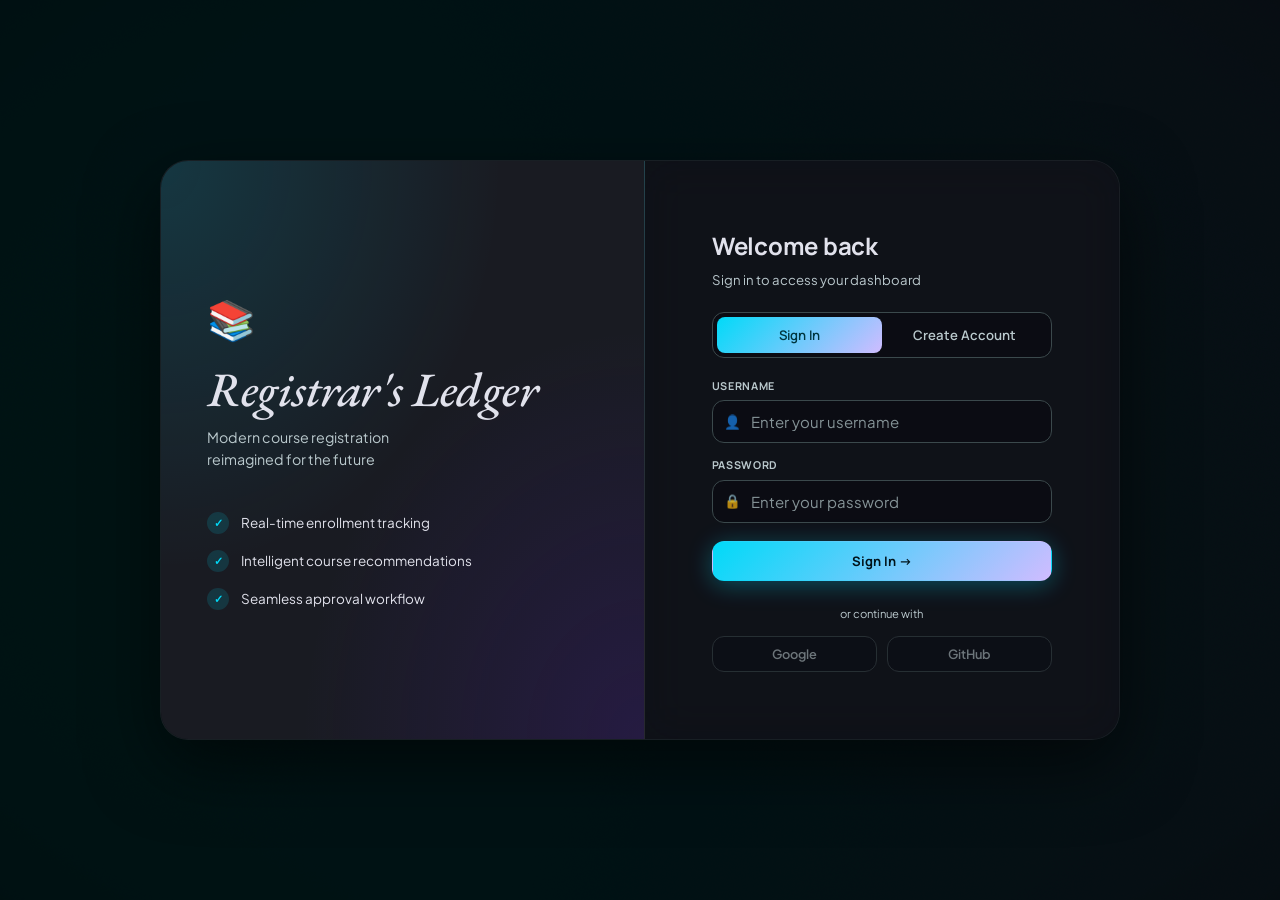
<file: CourseReg/frontend/student.html>
<!DOCTYPE html>
<html lang="en">
<head>
<meta charset="UTF-8" />
<meta name="viewport" content="width=device-width, initial-scale=1.0" />
<title>Student Dashboard — Registrar's Ledger</title>
<link rel="stylesheet" href="css/styles.css" />
<link href="https://fonts.googleapis.com/css2?family=Material+Symbols+Outlined:wght,FILL@100..700,0..1&display=swap" rel="stylesheet" />
<link href="https://fonts.googleapis.com/css2?family=Manrope:wght@400;600;700;800&family=Plus+Jakarta+Sans:wght@400;500;600;700&family=EB+Garamond:ital,wght@0,400..700;1,400..700&display=swap" rel="stylesheet" />
</head>
<body>
<script src="js/nebula-bg.js"></script>

<!-- Sidebar -->
<nav class="sidebar glass">
  <div class="sidebar-brand">
    <span class="brand-emoji">🎓</span>
    <span class="brand-name">Student</span>
  </div>

  <div class="sidebar-nav">
    <a href="#" class="nav-item active" data-tab="catalog" onclick="switchTab('catalog')">
      <span class="nav-icon"><svg width="17" height="17" viewBox="0 0 24 24" fill="none" stroke="currentColor" stroke-width="2" stroke-linecap="round" stroke-linejoin="round"><path d="M4 19.5A2.5 2.5 0 0 1 6.5 17H20"/><path d="M6.5 2H20v20H6.5A2.5 2.5 0 0 1 4 19.5v-15A2.5 2.5 0 0 1 6.5 2Z"/></svg></span>
      <span>Catalog</span>
    </a>
    <a href="#" class="nav-item" data-tab="mine" onclick="switchTab('mine')">
      <span class="nav-icon"><svg width="17" height="17" viewBox="0 0 24 24" fill="none" stroke="currentColor" stroke-width="2" stroke-linecap="round" stroke-linejoin="round"><path d="M8 6h13M8 12h13M8 18h13M3 6h.01M3 12h.01M3 18h.01"/></svg></span>
      <span>My Enrollments</span>
    </a>
    <a href="#" class="nav-item" data-tab="schedule" onclick="switchTab('schedule')">
      <span class="nav-icon"><svg width="17" height="17" viewBox="0 0 24 24" fill="none" stroke="currentColor" stroke-width="2" stroke-linecap="round" stroke-linejoin="round"><rect x="3" y="4" width="18" height="18" rx="2"/><path d="M16 2v4M8 2v4M3 10h18"/></svg></span>
      <span>Schedule</span>
    </a>
    <a href="#" class="nav-item" data-tab="paths" onclick="switchTab('paths')">
      <span class="nav-icon"><svg width="17" height="17" viewBox="0 0 24 24" fill="none" stroke="currentColor" stroke-width="2" stroke-linecap="round" stroke-linejoin="round"><circle cx="12" cy="12" r="10"/><path d="m16.24 7.76-2.12 6.36-6.36 2.12 2.12-6.36z"/></svg></span>
      <span>Career Paths</span>
    </a>
    <a href="#" class="nav-item" data-tab="badges" onclick="switchTab('badges')">
      <span class="nav-icon"><svg width="17" height="17" viewBox="0 0 24 24" fill="none" stroke="currentColor" stroke-width="2" stroke-linecap="round" stroke-linejoin="round"><circle cx="12" cy="8" r="6"/><path d="M15.5 13.5 17 22l-5-3-5 3 1.5-8.5"/></svg></span>
      <span>Badges</span>
    </a>
  </div>

  <div class="sidebar-footer">
    <div class="user-profile">
      <div class="user-avatar" id="userAvatar">S</div>
      <div class="user-info">
        <span class="user-name" id="whoami">Student</span>
        <span class="user-role">Student</span>
      </div>
      <button class="logout-btn" onclick="Auth.logout()"><svg width="15" height="15" viewBox="0 0 24 24" fill="none" stroke="currentColor" stroke-width="2" stroke-linecap="round" stroke-linejoin="round"><path d="M9 21H5a2 2 0 0 1-2-2V5a2 2 0 0 1 2-2h4"/><path d="M16 17 21 12 16 7"/><path d="M21 12H9"/></svg></button>
    </div>
  </div>
</nav>

<!-- Main Content -->
<main class="main">
  <!-- Top Bar -->
  <header class="topbar glass">
    <div class="topbar-left">
      <h1 id="pageTitle">Course Catalog</h1>
      <p id="pageSubtitle">Browse courses and request enrollment</p>
    </div>
    <div class="topbar-right">
      <span class="welcome-badge">👋 Welcome back!</span>
      <button class="btn btn-exit" onclick="Auth.logout()">
        <span style="margin-right:6px; display:inline-flex; vertical-align:-2px;"><svg width="15" height="15" viewBox="0 0 24 24" fill="none" stroke="currentColor" stroke-width="2" stroke-linecap="round" stroke-linejoin="round"><path d="M9 21H5a2 2 0 0 1-2-2V5a2 2 0 0 1 2-2h4"/><path d="M16 17 21 12 16 7"/><path d="M21 12H9"/></svg></span>Sign Out
      </button>
    </div>
  </header>

  <!-- Tab Content -->
  <div class="tab-content">
    
    <!-- CATALOG TAB -->
    <div id="panel-catalog" class="tab-panel active">
      <!-- Search -->
      <div class="search-section glass">
        <div class="search-grid">
          <div class="search-group">
            <label>🔍 Search</label>
            <input id="searchKeyword" placeholder="Course code, title, or instructor..." oninput="debouncedSearch()" />
          </div>
          <div class="search-group">
            <label>📆 Semester</label>
            <input id="searchSemester" placeholder="e.g. Fall 2026" oninput="debouncedSearch()" />
          </div>
          <div class="search-group" style="display: flex; align-items: flex-end;">
            <button class="btn btn-primary" onclick="loadCatalog()" style="width: 100%;">
              🔄 Search
            </button>
          </div>
        </div>
      </div>

      <div id="catalogError" class="error-banner hidden"></div>

      <!-- Course Table -->
      <div class="table-wrapper glass">
        <table class="modern-table">
          <thead>
            <tr>
              <th>Code</th>
              <th>Title</th>
              <th>Instructor</th>
              <th>Schedule</th>
              <th>Credits</th>
              <th>Seats</th>
              <th>Action</th>
            </tr>
          </thead>
          <tbody id="catalogBody">
            <tr>
              <td colspan="7" class="loading-cell">
                <div class="spinner"></div>
                Loading courses...
              </td>
            </tr>
          </tbody>
        </table>
      </div>
    </div>

    <!-- MY ENROLLMENTS TAB -->
    <div id="panel-mine" class="tab-panel">
      <div id="mineError" class="error-banner hidden"></div>
      <div class="table-wrapper glass">
        <table class="modern-table">
          <thead>
            <tr>
              <th>Code</th>
              <th>Title</th>
              <th>Requested</th>
              <th>Status</th>
              <th>Note</th>
              <th>Action</th>
            </tr>
          </thead>
          <tbody id="mineBody">
            <tr>
              <td colspan="6" class="loading-cell">
                <div class="spinner"></div>
                Loading enrollments...
              </td>
            </tr>
          </tbody>
        </table>
      </div>
    </div>

    <!-- SCHEDULE TAB -->
    <div id="panel-schedule" class="tab-panel">
      <div id="scheduleError" class="error-banner hidden"></div>
      <div class="table-wrapper glass">
        <table class="modern-table">
          <thead>
            <tr>
              <th>Day</th>
              <th>Time</th>
              <th>Code</th>
              <th>Title</th>
              <th>Instructor</th>
            </tr>
          </thead>
          <tbody id="scheduleBody">
            <tr>
              <td colspan="5" class="loading-cell">
                <div class="spinner"></div>
                Loading schedule...
              </td>
            </tr>
          </tbody>
        </table>
      </div>
    </div>

    <!-- CAREER PATHS TAB -->
    <div id="panel-paths" class="tab-panel">
      <div id="pathsError" class="error-banner hidden"></div>
      <!-- List view -->
      <div id="pathsListView">
        <div id="pathsList"></div>
      </div>
      <!-- Detail view (courses in a selected path, with status) -->
      <div id="pathDetailView" class="hidden">
        <button type="button" class="btn btn-outline btn-small" style="margin-bottom:14px;" onclick="backToPathsList()">← Back to career paths</button>
        <div id="pathDetailBody"></div>
      </div>
    </div>

    <!-- BADGES TAB -->
    <div id="panel-badges" class="tab-panel">
      <div id="badgesError" class="error-banner hidden"></div>
      <div id="badgesList"></div>
    </div>
  </div>
</main>

<!-- Course Content Viewer (read-only, for enrolled students) -->
<div id="contentViewerModal" class="modal-overlay hidden">
  <div class="modal glass">
    <div class="modal-header">
      <h2 id="contentViewerTitle">Lessons</h2>
      <button class="modal-close" onclick="closeContentViewer()"><svg width="16" height="16" viewBox="0 0 24 24" fill="none" stroke="currentColor" stroke-width="2" stroke-linecap="round" stroke-linejoin="round"><path d="M18 6 6 18M6 6l12 12"/></svg></button>
    </div>
    <div id="contentViewerBody"></div>
  </div>
</div>

<!-- Quiz taking flow (list -> take -> results, one modal, three swappable views) -->
<div id="quizStudentModal" class="modal-overlay hidden">
  <div class="modal glass">
    <div class="modal-header">
      <h2 id="quizStudentTitle">Quizzes</h2>
      <button class="modal-close" onclick="closeQuizModal()"><svg width="16" height="16" viewBox="0 0 24 24" fill="none" stroke="currentColor" stroke-width="2" stroke-linecap="round" stroke-linejoin="round"><path d="M18 6 6 18M6 6l12 12"/></svg></button>
    </div>

    <div id="quizStudentError" class="error-banner hidden"></div>

    <!-- VIEW 1: list of quizzes for the course -->
    <div id="quizStudentListView">
      <div id="quizStudentList"></div>
    </div>

    <!-- VIEW 2: taking a quiz -->
    <div id="quizTakeView" class="hidden">
      <button type="button" class="btn btn-outline btn-small" style="margin-bottom:14px;" onclick="backToQuizStudentList()">← Back to quizzes</button>
      <div id="quizTakeQuestions"></div>
      <div class="modal-actions">
        <button type="button" class="btn btn-primary" id="submitQuizBtn" onclick="submitQuizAttempt()">Submit Answers</button>
      </div>
    </div>

    <!-- VIEW 3: results -->
    <div id="quizResultView" class="hidden">
      <button type="button" class="btn btn-outline btn-small" style="margin-bottom:14px;" onclick="backToQuizStudentList()">← Back to quizzes</button>
      <div id="quizResultSummary" style="margin-bottom:14px;"></div>
      <div id="quizResultQuestions"></div>
    </div>
  </div>
</div>

<!-- Certificate: shows progress + claim button, or the issued certificate itself -->
<div id="certModal" class="modal-overlay hidden">
  <div class="modal glass" style="max-width: 720px;">
    <div class="modal-header">
      <h2 id="certModalTitle">Certificate</h2>
      <button class="modal-close" onclick="closeCertificateModal()"><svg width="16" height="16" viewBox="0 0 24 24" fill="none" stroke="currentColor" stroke-width="2" stroke-linecap="round" stroke-linejoin="round"><path d="M18 6 6 18M6 6l12 12"/></svg></button>
    </div>
    <div id="certModalBody"></div>
  </div>
</div>

<!-- Side Quests: list with points and self-completion -->
<div id="questListModal" class="modal-overlay hidden">
  <div class="modal glass">
    <div class="modal-header">
      <h2 id="questListTitle">Side Quests</h2>
      <button class="modal-close" onclick="closeQuestListModal()"><svg width="16" height="16" viewBox="0 0 24 24" fill="none" stroke="currentColor" stroke-width="2" stroke-linecap="round" stroke-linejoin="round"><path d="M18 6 6 18M6 6l12 12"/></svg></button>
    </div>
    <div id="questListError" class="error-banner hidden"></div>
    <div id="questListBody"></div>
  </div>
</div>

<script src="js/api.js"></script>
<script src="js/student.js"></script>
</body>
</html>
</file>
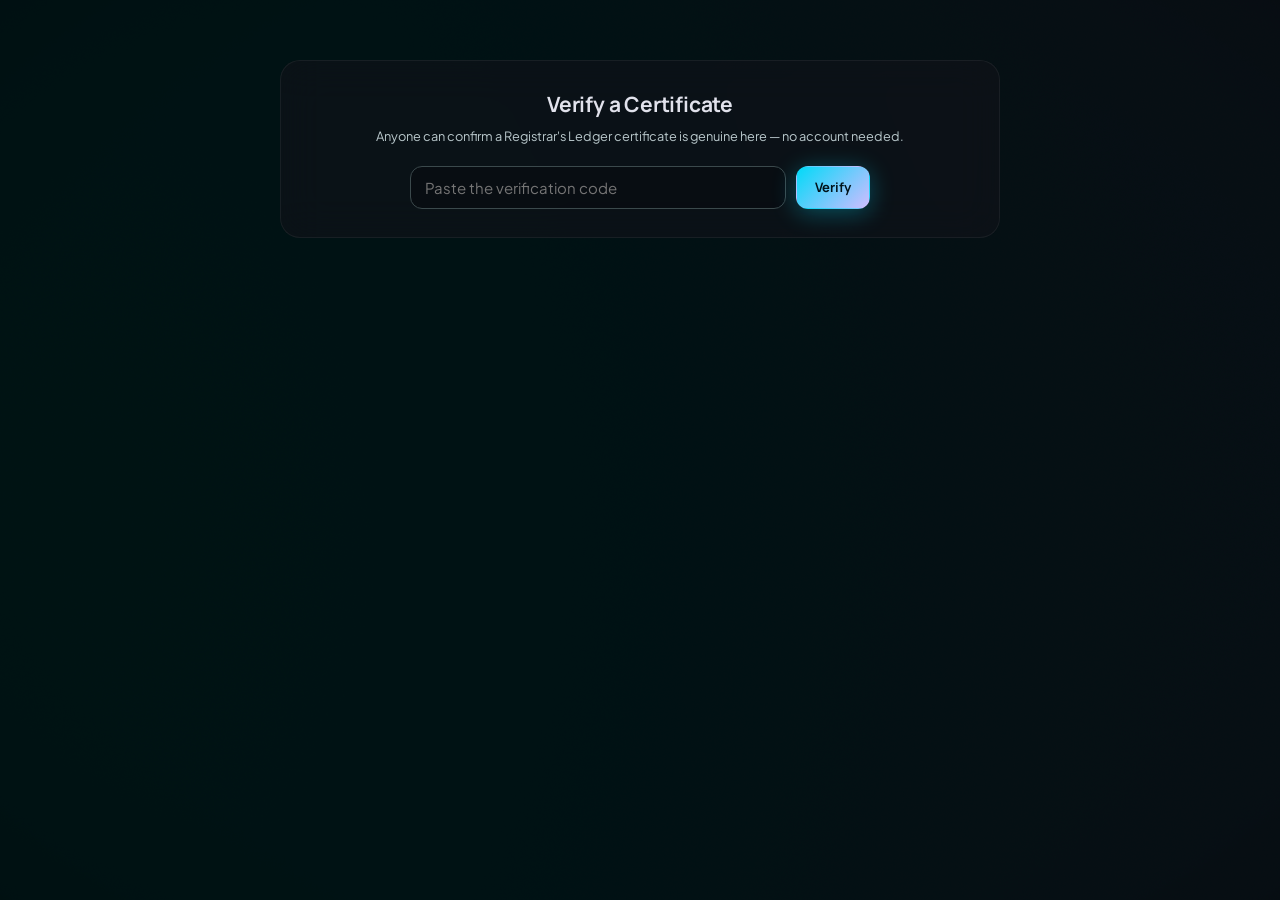
<file: CourseReg/frontend/verify.html>
<!DOCTYPE html>
<html lang="en">
<head>
<meta charset="UTF-8" />
<meta name="viewport" content="width=device-width, initial-scale=1.0" />
<title>Verify a Certificate — Registrar's Ledger</title>
<link rel="stylesheet" href="css/styles.css" />
<link href="https://fonts.googleapis.com/css2?family=Material+Symbols+Outlined:wght,FILL@100..700,0..1&display=swap" rel="stylesheet" />
<link href="https://fonts.googleapis.com/css2?family=Manrope:wght@400;600;700;800&family=Plus+Jakarta+Sans:wght@400;500;600;700&family=EB+Garamond:ital,wght@0,400..700;1,400..700&display=swap" rel="stylesheet" />
</head>
<body>
<script src="js/nebula-bg.js"></script>

<div class="auth-wrapper" style="align-items: flex-start; padding-top: 60px;">
  <div style="width: 100%; max-width: 720px;">

    <div class="glass" style="padding: 28px 32px; border-radius: 20px; margin-bottom: 20px; text-align: center;">
      <h1 style="font-family: 'Manrope', sans-serif; font-size: 1.4rem; margin-bottom: 6px;">Verify a Certificate</h1>
      <p class="status-muted" style="margin-bottom: 20px;">
        Anyone can confirm a Registrar's Ledger certificate is genuine here — no account needed.
      </p>

      <form id="verifyForm" onsubmit="handleVerify(event)" style="display:flex; gap:10px; max-width: 460px; margin: 0 auto;">
        <input id="codeInput" placeholder="Paste the verification code" style="flex:1; padding:11px 14px; border-radius:12px; border:1px solid var(--outline-variant); background:rgba(5,7,13,0.4); color:var(--text);" />
        <button class="btn btn-primary" type="submit">Verify</button>
      </form>
    </div>

    <div id="verifyError" class="error-banner hidden"></div>
    <div id="verifyResult"></div>

  </div>
</div>

<script src="js/api.js"></script>
<script src="js/verify.js"></script>
</body>
</html>
</file>
<file: course-registration-system-aetheris/frontend/css/styles.css>
/* =====================================================================
   AETHERIS ACADEMY — cinematic dark design system
   Adapted from a Stitch-generated design brief: deep near-black surfaces,
   an electric-cyan/violet accent gradient, EB Garamond italic for hero
   moments, Manrope for headings, Plus Jakarta Sans for body text. A WebGL
   "nebula" canvas (js/nebula-bg.js) renders behind everything.
   Every selector below matches the previous stylesheet's class names —
   this is a full reskin, not a rebuild, so no HTML/JS needed to change
   structurally.
   ===================================================================== */

@import url('https://fonts.googleapis.com/css2?family=Manrope:wght@400;600;700;800&family=Plus+Jakarta+Sans:wght@400;500;600;700&family=EB+Garamond:ital,wght@0,400..700;1,400..700&display=swap');

:root {
  /* Surfaces — from the Aetheris Academy token set */
  --bg: #0b0e15;
  --surface-lowest: #0b0e15;
  --surface-low: #191b22;
  --surface: #1d1f26;
  --surface-high: #272a31;
  --surface-highest: #32353c;

  /* Glass */
  --glass-bg: rgba(17, 19, 26, 0.6);
  --glass-bg-strong: rgba(29, 31, 38, 0.75);
  --glass-border: rgba(255, 255, 255, 0.06);
  --glass-blur: 20px;

  /* Text */
  --text: #e1e2ec;
  --text-primary: #e1e2ec;
  --text-secondary: #bac9cd;
  --muted: #bac9cd;
  --outline: #859397;
  --outline-variant: #3b494c;

  /* Brand accents */
  --accent: #00daf8;
  --accent-soft: #baf2ff;
  --accent-bg: rgba(0, 218, 248, 0.14);
  --violet: #d0bcff;
  --violet-container: #571bc1;
  --violet-bg: rgba(208, 188, 255, 0.14);

  --success: #4ade80;
  --success-bg: rgba(74, 222, 128, 0.14);
  --danger: #ffb4ab;
  --danger-bg: rgba(255, 180, 171, 0.14);
  --neutral-bg: rgba(186, 201, 205, 0.12);

  --radius: 18px;
  --radius-sm: 12px;
  --shadow: 0 24px 70px rgba(0, 0, 0, 0.55);
  --shadow-sm: 0 1px 2px rgba(0,0,0,0.35), 0 10px 26px rgba(0,0,0,0.4);
  --glow: 0 4px 24px rgba(0, 218, 248, 0.32);
}

* { box-sizing: border-box; }

html, body {
  margin: 0;
  padding: 0;
  min-height: 100vh;
  background: var(--bg);
  color: var(--text);
  font-family: 'Plus Jakarta Sans', -apple-system, sans-serif;
  font-size: 15px;
  line-height: 1.5;
  overflow-x: hidden;
}

h1, h2, h3 { margin: 0; color: var(--text); font-family: 'Manrope', sans-serif; font-weight: 700; letter-spacing: -0.01em; }
h1 { font-size: 1.9rem; }
h2 { font-size: 1.3rem; }

p { margin: 0; }

button, input, select, textarea { font-family: inherit; font-size: inherit; }
input, select, textarea { color: var(--text); }

.course-code, .timestamp, .mono {
  font-family: ui-monospace, 'SFMono-Regular', Consolas, monospace;
}

a { color: var(--accent-soft); }

.hidden { display: none !important; }

/* ---------- nebula background canvas ---------- */

#glcanvas {
  position: fixed;
  top: 0;
  left: 0;
  width: 100vw;
  height: 100vh;
  z-index: 0;
  pointer-events: none;
}

/* Everything else sits above the canvas */
.auth-wrapper, .sidebar, .main, body > * { position: relative; z-index: 1; }
#glcanvas { z-index: 0; }

/* ---------- glass surface ---------- */

.glass {
  background: var(--glass-bg);
  backdrop-filter: blur(var(--glass-blur));
  -webkit-backdrop-filter: blur(var(--glass-blur));
  border: 1px solid var(--glass-border);
  transition: transform 0.35s cubic-bezier(0.16, 1, 0.3, 1), box-shadow 0.35s ease;
}

/* Subtle lift on hover, per the design brief's elevation spec */
.glass:hover {
  transform: translateY(-2px);
}

/* ---------- entrance animation (mirrors the mockup's fade-in-up) ---------- */

@keyframes fadeInUp {
  from { opacity: 0; transform: translateY(20px); }
  to   { opacity: 1; transform: translateY(0); }
}
@keyframes fadeIn {
  from { opacity: 0; }
  to   { opacity: 1; }
}
@keyframes pulseGlow {
  0%   { box-shadow: 0 4px 20px rgba(0, 218, 248, 0.3); }
  50%  { box-shadow: 0 4px 32px rgba(0, 218, 248, 0.6); }
  100% { box-shadow: 0 4px 20px rgba(0, 218, 248, 0.3); }
}
@keyframes floating {
  0%, 100% { transform: translateY(0); }
  50%      { transform: translateY(-10px); }
}

.sidebar, .auth-card, .topbar, .sheet, .stat-card, .table-wrapper {
  animation: fadeInUp 0.7s cubic-bezier(0.16, 1, 0.3, 1) forwards;
}

/* =====================================================================
   AUTH PAGE (index.html)
   ===================================================================== */

.auth-wrapper {
  min-height: 100vh;
  display: flex;
  align-items: center;
  justify-content: center;
  padding: 24px;
}

.auth-container {
  display: flex;
  width: 100%;
  max-width: 960px;
  min-height: 580px;
  border-radius: 28px;
  overflow: hidden;
  box-shadow: var(--shadow);
  border: 1px solid var(--glass-border);
}

.auth-left {
  flex: 1;
  padding: 52px 46px;
  display: flex;
  flex-direction: column;
  justify-content: center;
  background:
    radial-gradient(at 0% 0%, rgba(0, 218, 248, 0.15) 0px, transparent 50%),
    radial-gradient(at 100% 100%, rgba(87, 27, 193, 0.2) 0px, transparent 50%),
    var(--surface-low);
  border-right: 1px solid var(--glass-border);
}

.auth-brand { text-align: left; margin-bottom: 42px; }
.brand-icon { font-size: 2.6rem; margin-bottom: 14px; }

/* The "cinematic hero word" treatment: italic EB Garamond serif display type */
.auth-brand h1 {
  font-family: 'EB Garamond', serif;
  font-style: italic;
  font-weight: 500;
  font-size: clamp(2.2rem, 5vw, 3.2rem);
  line-height: 1.1;
  letter-spacing: -0.01em;
  color: var(--text);
  margin-bottom: 10px;
}
.brand-tagline { color: var(--text-secondary); font-size: 0.95rem; line-height: 1.55; font-family: 'Plus Jakarta Sans', sans-serif; }

.auth-features { display: flex; flex-direction: column; gap: 16px; }
.feature-item { display: flex; align-items: center; gap: 12px; font-size: 0.9rem; color: var(--text); }
.feature-icon {
  width: 22px; height: 22px; border-radius: 50%;
  background: var(--accent-bg); color: var(--accent);
  display: flex; align-items: center; justify-content: center;
  font-size: 0.7rem; font-weight: 700; flex-shrink: 0;
}

.auth-right {
  flex: 1;
  background: var(--glass-bg);
  backdrop-filter: blur(var(--glass-blur));
  -webkit-backdrop-filter: blur(var(--glass-blur));
  display: flex;
  align-items: center;
  justify-content: center;
  padding: 46px 42px;
}

.auth-card { width: 100%; max-width: 340px; animation: none; }
.auth-header { margin-bottom: 22px; }
.auth-header h2 { font-family: 'Manrope', sans-serif; font-size: 1.6rem; }
.auth-subtitle { color: var(--text-secondary); font-size: 0.88rem; margin-top: 6px; }

.auth-tabs {
  display: flex;
  background: rgba(5, 7, 13, 0.4);
  border: 1px solid var(--outline-variant);
  border-radius: var(--radius-sm);
  padding: 4px;
  margin-bottom: 20px;
}
.auth-tab {
  flex: 1;
  border: none;
  background: transparent;
  color: var(--text-secondary);
  padding: 9px;
  border-radius: 8px;
  cursor: pointer;
  font-weight: 600;
  font-size: 0.88rem;
  font-family: 'Manrope', sans-serif;
  transition: all 0.25s ease;
}
.auth-tab.active { background: linear-gradient(135deg, var(--accent) 0%, var(--violet) 100%); color: #00363f; }

.auth-error {
  background: var(--danger-bg);
  color: var(--danger);
  border: 1px solid rgba(255,180,171,0.35);
  padding: 10px 12px;
  border-radius: var(--radius-sm);
  font-size: 0.85rem;
  margin-bottom: 14px;
}

.form-group { margin-bottom: 14px; }
.form-group label {
  display: block;
  font-size: 0.72rem;
  font-weight: 700;
  letter-spacing: 0.06em;
  text-transform: uppercase;
  color: var(--text-secondary);
  margin-bottom: 6px;
  font-family: 'Manrope', sans-serif;
}

.input-group { position: relative; display: flex; align-items: center; }
.input-icon {
  position: absolute;
  left: 12px;
  font-size: 0.9rem;
  opacity: 0.8;
  pointer-events: none;
}
.input-group input {
  width: 100%;
  padding: 11px 12px 11px 38px;
  border-radius: var(--radius-sm);
  border: 1px solid var(--outline-variant);
  background: rgba(5, 7, 13, 0.4);
  transition: all 0.3s cubic-bezier(0.4, 0, 0.2, 1);
}
.input-group input:focus {
  outline: none;
  border-color: var(--accent-soft);
  background: rgba(5, 7, 13, 0.6);
  box-shadow: 0 0 15px rgba(0, 218, 248, 0.15);
}
.input-group input::placeholder { color: var(--outline); }

.auth-card .btn { width: 100%; justify-content: center; margin-top: 4px; }

.auth-footer { margin-top: 24px; text-align: center; }
.auth-divider { display: block; color: var(--text-secondary); font-size: 0.75rem; margin-bottom: 14px; }
.social-buttons { display: flex; gap: 10px; }
.social-btn {
  flex: 1;
  padding: 9px;
  border-radius: var(--radius-sm);
  border: 1px solid var(--outline-variant);
  background: rgba(5, 7, 13, 0.3);
  color: var(--text-secondary);
  cursor: not-allowed;
  font-weight: 600;
  font-size: 0.85rem;
  opacity: 0.55;
}

/* =====================================================================
   DASHBOARD SHELL (admin / student / registrar)
   ===================================================================== */

body:has(.sidebar) { display: flex; min-height: 100vh; }

.sidebar {
  width: 244px;
  flex-shrink: 0;
  min-height: 100vh;
  display: flex;
  flex-direction: column;
  padding: 24px 16px;
  background: var(--glass-bg);
  backdrop-filter: blur(var(--glass-blur));
  -webkit-backdrop-filter: blur(var(--glass-blur));
  border-right: 1px solid var(--glass-border);
  position: sticky;
  top: 0;
}

.sidebar-brand {
  display: flex;
  align-items: center;
  gap: 10px;
  font-family: 'Manrope', sans-serif;
  font-weight: 800;
  font-size: 1.1rem;
  padding: 8px 10px 26px;
}
.brand-emoji { font-size: 1.3rem; }
.brand-name { color: var(--text); background: linear-gradient(135deg, var(--accent-soft), var(--violet)); -webkit-background-clip: text; background-clip: text; -webkit-text-fill-color: transparent; }

.sidebar-nav { display: flex; flex-direction: column; gap: 4px; flex: 1; }

.nav-item {
  display: flex;
  align-items: center;
  gap: 10px;
  padding: 11px 12px;
  border-radius: var(--radius-sm);
  color: var(--text-secondary);
  text-decoration: none;
  font-weight: 600;
  font-size: 0.9rem;
  font-family: 'Manrope', sans-serif;
  transition: all 0.25s ease;
}
.nav-item:hover { background: rgba(255,255,255,0.04); color: var(--text); }
.nav-item.active { background: var(--accent-bg); color: var(--accent-soft); box-shadow: inset 0 0 0 1px rgba(0,218,248,0.25); }
.nav-icon { font-size: 1.05rem; display: inline-flex; }

.sidebar-footer { border-top: 1px solid var(--glass-border); padding-top: 14px; }

.user-profile { display: flex; align-items: center; gap: 10px; }
.user-avatar {
  width: 36px; height: 36px; border-radius: 50%;
  background: linear-gradient(135deg, var(--accent) 0%, var(--violet) 100%);
  color: #00131a;
  display: flex; align-items: center; justify-content: center;
  font-weight: 800; flex-shrink: 0; font-family: 'Manrope', sans-serif;
}
.user-info { display: flex; flex-direction: column; flex: 1; min-width: 0; }
.user-name { font-size: 0.85rem; font-weight: 700; color: var(--text); white-space: nowrap; overflow: hidden; text-overflow: ellipsis; font-family: 'Manrope', sans-serif; }
.user-role { font-size: 0.72rem; color: var(--text-secondary); }
.logout-btn { background: transparent; border: none; cursor: pointer; opacity: 0.7; padding: 4px; color: var(--text-secondary); }
.logout-btn:hover { opacity: 1; color: var(--danger); }

.main { flex: 1; min-width: 0; padding: 26px 34px 60px; }

.tab-content { margin-top: 4px; }
.tab-panel { display: none; }
.tab-panel.active { display: block; }

.topbar {
  display: flex;
  align-items: center;
  justify-content: space-between;
  padding: 22px 26px;
  border-radius: var(--radius);
  margin-bottom: 24px;
  gap: 16px;
  background: var(--glass-bg);
  backdrop-filter: blur(var(--glass-blur));
  -webkit-backdrop-filter: blur(var(--glass-blur));
  border: 1px solid var(--glass-border);
}
.topbar-left h1 { font-family: 'Manrope', sans-serif; font-weight: 800; letter-spacing: -0.02em; }
.topbar-left p { color: var(--text-secondary); font-size: 0.88rem; margin-top: 4px; }
.topbar-right { display: flex; align-items: center; gap: 12px; }

.welcome-badge {
  font-size: 0.8rem;
  padding: 6px 14px;
  border-radius: 20px;
  background: var(--violet-bg);
  color: var(--violet);
  white-space: nowrap;
  font-family: 'Manrope', sans-serif;
  font-weight: 600;
}

/* ---------- stat cards (admin) ---------- */

.stats-grid {
  display: grid;
  grid-template-columns: repeat(4, 1fr);
  gap: 16px;
  margin-bottom: 24px;
}
.stat-card {
  display: flex;
  align-items: center;
  gap: 14px;
  padding: 20px;
  border-radius: var(--radius);
  background: var(--glass-bg);
  backdrop-filter: blur(var(--glass-blur));
  -webkit-backdrop-filter: blur(var(--glass-blur));
  border: 1px solid var(--glass-border);
}
.stat-icon {
  width: 44px; height: 44px; border-radius: var(--radius-sm);
  background: var(--accent-bg); color: var(--accent-soft);
  display: flex; align-items: center; justify-content: center;
  font-size: 1.2rem; flex-shrink: 0;
}
.stat-label { display: block; font-size: 0.74rem; color: var(--text-secondary); font-family: 'Manrope', sans-serif; text-transform: uppercase; letter-spacing: 0.04em; }
.stat-value { display: block; font-size: 1.5rem; font-weight: 800; margin-top: 3px; font-family: 'Manrope', sans-serif; }

/* ---------- search section (student catalog) ---------- */

.search-section {
  padding: 18px 20px; border-radius: var(--radius); margin-bottom: 18px;
  background: var(--glass-bg);
  backdrop-filter: blur(var(--glass-blur));
  -webkit-backdrop-filter: blur(var(--glass-blur));
  border: 1px solid var(--glass-border);
}
.search-grid { display: grid; grid-template-columns: 2fr 1fr auto; gap: 14px; align-items: end; }
.search-group label { display: block; font-size: 0.74rem; font-weight: 700; color: var(--text-secondary); margin-bottom: 6px; font-family: 'Manrope', sans-serif; text-transform: uppercase; letter-spacing: 0.04em; }
.search-group input {
  width: 100%;
  padding: 10px 12px;
  border-radius: var(--radius-sm);
  border: 1px solid var(--outline-variant);
  background: rgba(5, 7, 13, 0.35);
}
.search-group input::placeholder { color: var(--outline); }

/* ---------- error banner ---------- */

.error-banner {
  background: var(--danger-bg);
  color: var(--danger);
  border: 1px solid rgba(255,180,171,0.35);
  padding: 11px 14px;
  border-radius: var(--radius-sm);
  font-size: 0.85rem;
  margin-bottom: 16px;
}

/* ---------- table ---------- */

.table-wrapper {
  border-radius: var(--radius);
  overflow: hidden;
  background: var(--glass-bg);
  backdrop-filter: blur(var(--glass-blur));
  -webkit-backdrop-filter: blur(var(--glass-blur));
  border: 1px solid var(--glass-border);
}

.modern-table { width: 100%; border-collapse: collapse; }
.modern-table thead th {
  text-align: left;
  font-size: 0.7rem;
  letter-spacing: 0.06em;
  text-transform: uppercase;
  color: var(--text-secondary);
  padding: 15px 18px;
  border-bottom: 1px solid var(--glass-border);
  font-family: 'Manrope', sans-serif;
}
.modern-table tbody td {
  padding: 15px 18px;
  border-bottom: 1px solid var(--glass-border);
  vertical-align: middle;
}
.modern-table tbody tr:last-child td { border-bottom: none; }
.modern-table tbody tr:hover td { background: rgba(0, 218, 248, 0.03); }

.loading-cell, .empty-cell {
  text-align: center;
  color: var(--text-secondary);
  padding: 38px 10px;
}
.spinner {
  width: 22px; height: 22px;
  border: 2.5px solid var(--outline-variant);
  border-top-color: var(--accent);
  border-radius: 50%;
  margin: 0 auto 10px;
  animation: spin 0.8s linear infinite;
}
@keyframes spin { to { transform: rotate(360deg); } }

.status-muted { color: var(--text-secondary); font-size: 0.85rem; }

.seats { font-weight: 700; }
.seats-full { color: var(--danger); }

/* ---------- badges ---------- */

.badge {
  display: inline-block;
  font-size: 0.72rem;
  font-weight: 700;
  letter-spacing: 0.03em;
  padding: 4px 11px;
  border-radius: 20px;
  font-family: 'Manrope', sans-serif;
}
.badge-pending       { color: var(--accent-soft); background: var(--accent-bg); }
.badge-approved      { color: var(--success);     background: var(--success-bg); }
.badge-rejected      { color: var(--danger);      background: var(--danger-bg); }
.badge-drop_pending  { color: var(--accent-soft); background: var(--accent-bg); }
.badge-dropped       { color: var(--text-secondary); background: var(--neutral-bg); }
.badge-drop_rejected { color: var(--success);     background: var(--success-bg); }
.badge-active        { color: var(--success);     background: var(--success-bg); }
.badge-removed       { color: var(--danger);      background: var(--danger-bg); }

/* ---------- buttons ---------- */

.btn {
  display: inline-flex;
  align-items: center;
  justify-content: center;
  gap: 6px;
  border: 1px solid transparent;
  padding: 10px 18px;
  border-radius: var(--radius-sm);
  cursor: pointer;
  font-weight: 700;
  font-size: 0.87rem;
  font-family: 'Manrope', sans-serif;
  white-space: nowrap;
  transition: all 0.25s cubic-bezier(0.4, 0, 0.2, 1);
}
.btn:disabled { opacity: 0.45; cursor: not-allowed; }

.btn-primary, .btn-gradient {
  background: linear-gradient(135deg, #00daf8 0%, #d0bcff 100%);
  color: #00131a;
  box-shadow: var(--glow);
}
.btn-primary:hover, .btn-gradient:hover { transform: translateY(-1px); box-shadow: 0 4px 30px rgba(0, 218, 248, 0.5); }

.btn-block { width: 100%; }

.btn-success { background: var(--success); color: #052e16; }
.btn-success:hover { filter: brightness(1.08); }

.btn-danger { background: var(--danger); color: #4c0300; }
.btn-danger:hover { filter: brightness(1.08); }

.btn-outline {
  background: rgba(255,255,255,0.03);
  border-color: var(--outline-variant);
  color: var(--text);
}
.btn-outline:hover { background: rgba(255,255,255,0.07); border-color: var(--accent-soft); }

.btn-exit {
  background: transparent;
  border-color: var(--outline-variant);
  color: var(--text-secondary);
}
.btn-exit:hover { background: rgba(255,255,255,0.05); color: var(--text); }

.btn-small { padding: 6px 12px; font-size: 0.78rem; }

/* ---------- forms (admin course modal) ---------- */

.form-grid { display: grid; grid-template-columns: 1fr 1fr; gap: 14px; margin-bottom: 6px; }
.form-grid .full-width { grid-column: 1 / -1; }

.form-grid .form-group label {
  display: block;
  font-size: 0.72rem;
  font-weight: 700;
  color: var(--text-secondary);
  margin-bottom: 6px;
  font-family: 'Manrope', sans-serif;
  text-transform: uppercase;
  letter-spacing: 0.04em;
}
.form-grid input, .form-grid select, .form-grid textarea {
  width: 100%;
  padding: 10px 12px;
  border-radius: var(--radius-sm);
  border: 1px solid var(--outline-variant);
  background: rgba(5, 7, 13, 0.35);
  color: var(--text);
}
.form-grid input:focus, .form-grid select:focus, .form-grid textarea:focus {
  outline: none;
  border-color: var(--accent-soft);
  box-shadow: 0 0 12px rgba(0, 218, 248, 0.15);
}
.form-grid textarea { resize: vertical; }

.time-group { display: flex; align-items: center; gap: 8px; }
.time-group input { flex: 1; }

/* ---------- modals ---------- */

.modal-overlay {
  position: fixed;
  inset: 0;
  background: rgba(5, 7, 13, 0.7);
  backdrop-filter: blur(4px);
  display: flex;
  align-items: center;
  justify-content: center;
  z-index: 100;
  padding: 20px;
  animation: fadeIn 0.25s ease;
}
.modal {
  width: 100%;
  max-width: 520px;
  max-height: 88vh;
  overflow-y: auto;
  border-radius: var(--radius);
  padding: 26px 28px;
  box-shadow: var(--shadow);
  background: var(--glass-bg-strong);
  backdrop-filter: blur(var(--glass-blur));
  -webkit-backdrop-filter: blur(var(--glass-blur));
  border: 1px solid var(--glass-border);
  animation: fadeInUp 0.35s cubic-bezier(0.16, 1, 0.3, 1);
}
.modal-header {
  display: flex;
  align-items: center;
  justify-content: space-between;
  margin-bottom: 18px;
}
.modal-header h2 { font-family: 'Manrope', sans-serif; }
.modal-close {
  background: transparent;
  border: none;
  color: var(--text-secondary);
  cursor: pointer;
  padding: 4px 8px;
  border-radius: 8px;
}
.modal-close:hover { color: var(--text); background: rgba(255,255,255,0.06); }
.modal-actions { display: flex; justify-content: flex-end; gap: 10px; margin-top: 20px; }

/* =====================================================================
   RESPONSIVE
   ===================================================================== */

@media (max-width: 900px) {
  .auth-left { display: none; }
  .stats-grid { grid-template-columns: repeat(2, 1fr); }
  .search-grid { grid-template-columns: 1fr; }
}

@media (max-width: 720px) {
  body:has(.sidebar) { flex-direction: column; }
  .sidebar {
    width: 100%;
    min-height: auto;
    flex-direction: row;
    align-items: center;
    position: static;
    border-right: none;
    border-bottom: 1px solid var(--glass-border);
    padding: 12px 16px;
  }
  .sidebar-brand { padding: 0; }
  .sidebar-nav { flex-direction: row; }
  .sidebar-footer { border-top: none; padding-top: 0; margin-left: auto; }
  .main { padding: 18px; }
  .topbar { flex-wrap: wrap; }
  .form-grid { grid-template-columns: 1fr; }
  .stats-grid { grid-template-columns: 1fr 1fr; }
}
</file>
<file: CourseReg/frontend/css/styles.css>
/* =====================================================================
   AETHERIS ACADEMY — cinematic dark design system
   Adapted from a Stitch-generated design brief: deep near-black surfaces,
   an electric-cyan/violet accent gradient, EB Garamond italic for hero
   moments, Manrope for headings, Plus Jakarta Sans for body text. A WebGL
   "nebula" canvas (js/nebula-bg.js) renders behind everything.
   Every selector below matches the previous stylesheet's class names —
   this is a full reskin, not a rebuild, so no HTML/JS needed to change
   structurally.
   ===================================================================== */

@import url('https://fonts.googleapis.com/css2?family=Manrope:wght@400;600;700;800&family=Plus+Jakarta+Sans:wght@400;500;600;700&family=EB+Garamond:ital,wght@0,400..700;1,400..700&display=swap');

:root {
  /* Surfaces — from the Aetheris Academy token set */
  --bg: #0b0e15;
  --surface-lowest: #0b0e15;
  --surface-low: #191b22;
  --surface: #1d1f26;
  --surface-high: #272a31;
  --surface-highest: #32353c;

  /* Glass */
  --glass-bg: rgba(17, 19, 26, 0.6);
  --glass-bg-strong: rgba(29, 31, 38, 0.75);
  --glass-border: rgba(255, 255, 255, 0.06);
  --glass-blur: 20px;

  /* Text */
  --text: #e1e2ec;
  --text-primary: #e1e2ec;
  --text-secondary: #bac9cd;
  --muted: #bac9cd;
  --outline: #859397;
  --outline-variant: #3b494c;

  /* Brand accents */
  --accent: #00daf8;
  --accent-soft: #baf2ff;
  --accent-bg: rgba(0, 218, 248, 0.14);
  --violet: #d0bcff;
  --violet-container: #571bc1;
  --violet-bg: rgba(208, 188, 255, 0.14);

  --success: #4ade80;
  --success-bg: rgba(74, 222, 128, 0.14);
  --danger: #ffb4ab;
  --danger-bg: rgba(255, 180, 171, 0.14);
  --neutral-bg: rgba(186, 201, 205, 0.12);

  --radius: 18px;
  --radius-sm: 12px;
  --shadow: 0 24px 70px rgba(0, 0, 0, 0.55);
  --shadow-sm: 0 1px 2px rgba(0,0,0,0.35), 0 10px 26px rgba(0,0,0,0.4);
  --glow: 0 4px 24px rgba(0, 218, 248, 0.32);
}

* { box-sizing: border-box; }

html, body {
  margin: 0;
  padding: 0;
  min-height: 100vh;
  background: var(--bg);
  color: var(--text);
  font-family: 'Plus Jakarta Sans', -apple-system, sans-serif;
  font-size: 15px;
  line-height: 1.5;
  overflow-x: hidden;
}

h1, h2, h3 { margin: 0; color: var(--text); font-family: 'Manrope', sans-serif; font-weight: 700; letter-spacing: -0.01em; }
h1 { font-size: 1.9rem; }
h2 { font-size: 1.3rem; }

p { margin: 0; }

button, input, select, textarea { font-family: inherit; font-size: inherit; }
input, select, textarea { color: var(--text); }

.course-code, .timestamp, .mono {
  font-family: ui-monospace, 'SFMono-Regular', Consolas, monospace;
}

a { color: var(--accent-soft); }

.hidden { display: none !important; }

/* ---------- nebula background canvas ---------- */

#glcanvas {
  position: fixed;
  top: 0;
  left: 0;
  width: 100vw;
  height: 100vh;
  z-index: 0;
  pointer-events: none;
}

/* Everything else sits above the canvas */
.auth-wrapper, .sidebar, .main, body > * { position: relative; z-index: 1; }
#glcanvas { z-index: 0; }

/* ---------- glass surface ---------- */

.glass {
  background: var(--glass-bg);
  backdrop-filter: blur(var(--glass-blur));
  -webkit-backdrop-filter: blur(var(--glass-blur));
  border: 1px solid var(--glass-border);
  transition: transform 0.35s cubic-bezier(0.16, 1, 0.3, 1), box-shadow 0.35s ease;
}

/* Subtle lift on hover, per the design brief's elevation spec */
.glass:hover {
  transform: translateY(-2px);
}

/* ---------- entrance animation (mirrors the mockup's fade-in-up) ---------- */

@keyframes fadeInUp {
  from { opacity: 0; transform: translateY(20px); }
  to   { opacity: 1; transform: translateY(0); }
}
@keyframes fadeIn {
  from { opacity: 0; }
  to   { opacity: 1; }
}
@keyframes pulseGlow {
  0%   { box-shadow: 0 4px 20px rgba(0, 218, 248, 0.3); }
  50%  { box-shadow: 0 4px 32px rgba(0, 218, 248, 0.6); }
  100% { box-shadow: 0 4px 20px rgba(0, 218, 248, 0.3); }
}
@keyframes floating {
  0%, 100% { transform: translateY(0); }
  50%      { transform: translateY(-10px); }
}

.sidebar, .auth-card, .topbar, .sheet, .stat-card, .table-wrapper {
  animation: fadeInUp 0.7s cubic-bezier(0.16, 1, 0.3, 1) forwards;
}

/* =====================================================================
   AUTH PAGE (index.html)
   ===================================================================== */

.auth-wrapper {
  min-height: 100vh;
  display: flex;
  align-items: center;
  justify-content: center;
  padding: 24px;
}

.auth-container {
  display: flex;
  width: 100%;
  max-width: 960px;
  min-height: 580px;
  border-radius: 28px;
  overflow: hidden;
  box-shadow: var(--shadow);
  border: 1px solid var(--glass-border);
}

.auth-left {
  flex: 1;
  padding: 52px 46px;
  display: flex;
  flex-direction: column;
  justify-content: center;
  background:
    radial-gradient(at 0% 0%, rgba(0, 218, 248, 0.15) 0px, transparent 50%),
    radial-gradient(at 100% 100%, rgba(87, 27, 193, 0.2) 0px, transparent 50%),
    var(--surface-low);
  border-right: 1px solid var(--glass-border);
}

.auth-brand { text-align: left; margin-bottom: 42px; }
.brand-icon { font-size: 2.6rem; margin-bottom: 14px; }

/* The "cinematic hero word" treatment: italic EB Garamond serif display type */
.auth-brand h1 {
  font-family: 'EB Garamond', serif;
  font-style: italic;
  font-weight: 500;
  font-size: clamp(2.2rem, 5vw, 3.2rem);
  line-height: 1.1;
  letter-spacing: -0.01em;
  color: var(--text);
  margin-bottom: 10px;
}
.brand-tagline { color: var(--text-secondary); font-size: 0.95rem; line-height: 1.55; font-family: 'Plus Jakarta Sans', sans-serif; }

.auth-features { display: flex; flex-direction: column; gap: 16px; }
.feature-item { display: flex; align-items: center; gap: 12px; font-size: 0.9rem; color: var(--text); }
.feature-icon {
  width: 22px; height: 22px; border-radius: 50%;
  background: var(--accent-bg); color: var(--accent);
  display: flex; align-items: center; justify-content: center;
  font-size: 0.7rem; font-weight: 700; flex-shrink: 0;
}

.auth-right {
  flex: 1;
  background: var(--glass-bg);
  backdrop-filter: blur(var(--glass-blur));
  -webkit-backdrop-filter: blur(var(--glass-blur));
  display: flex;
  align-items: center;
  justify-content: center;
  padding: 46px 42px;
}

.auth-card { width: 100%; max-width: 340px; animation: none; }
.auth-header { margin-bottom: 22px; }
.auth-header h2 { font-family: 'Manrope', sans-serif; font-size: 1.6rem; }
.auth-subtitle { color: var(--text-secondary); font-size: 0.88rem; margin-top: 6px; }

.auth-tabs {
  display: flex;
  background: rgba(5, 7, 13, 0.4);
  border: 1px solid var(--outline-variant);
  border-radius: var(--radius-sm);
  padding: 4px;
  margin-bottom: 20px;
}
.auth-tab {
  flex: 1;
  border: none;
  background: transparent;
  color: var(--text-secondary);
  padding: 9px;
  border-radius: 8px;
  cursor: pointer;
  font-weight: 600;
  font-size: 0.88rem;
  font-family: 'Manrope', sans-serif;
  transition: all 0.25s ease;
}
.auth-tab.active { background: linear-gradient(135deg, var(--accent) 0%, var(--violet) 100%); color: #00363f; }

.auth-error {
  background: var(--danger-bg);
  color: var(--danger);
  border: 1px solid rgba(255,180,171,0.35);
  padding: 10px 12px;
  border-radius: var(--radius-sm);
  font-size: 0.85rem;
  margin-bottom: 14px;
}

.form-group { margin-bottom: 14px; }
.form-group label {
  display: block;
  font-size: 0.72rem;
  font-weight: 700;
  letter-spacing: 0.06em;
  text-transform: uppercase;
  color: var(--text-secondary);
  margin-bottom: 6px;
  font-family: 'Manrope', sans-serif;
}

.input-group { position: relative; display: flex; align-items: center; }
.input-icon {
  position: absolute;
  left: 12px;
  font-size: 0.9rem;
  opacity: 0.8;
  pointer-events: none;
}
.input-group input {
  width: 100%;
  padding: 11px 12px 11px 38px;
  border-radius: var(--radius-sm);
  border: 1px solid var(--outline-variant);
  background: rgba(5, 7, 13, 0.4);
  transition: all 0.3s cubic-bezier(0.4, 0, 0.2, 1);
}
.input-group input:focus {
  outline: none;
  border-color: var(--accent-soft);
  background: rgba(5, 7, 13, 0.6);
  box-shadow: 0 0 15px rgba(0, 218, 248, 0.15);
}
.input-group input::placeholder { color: var(--outline); }

.auth-card .btn { width: 100%; justify-content: center; margin-top: 4px; }

.auth-footer { margin-top: 24px; text-align: center; }
.auth-divider { display: block; color: var(--text-secondary); font-size: 0.75rem; margin-bottom: 14px; }
.social-buttons { display: flex; gap: 10px; }
.social-btn {
  flex: 1;
  padding: 9px;
  border-radius: var(--radius-sm);
  border: 1px solid var(--outline-variant);
  background: rgba(5, 7, 13, 0.3);
  color: var(--text-secondary);
  cursor: not-allowed;
  font-weight: 600;
  font-size: 0.85rem;
  opacity: 0.55;
}

/* =====================================================================
   DASHBOARD SHELL (admin / student / registrar)
   ===================================================================== */

body:has(.sidebar) { display: flex; min-height: 100vh; }

.sidebar {
  width: 244px;
  flex-shrink: 0;
  min-height: 100vh;
  display: flex;
  flex-direction: column;
  padding: 24px 16px;
  background: var(--glass-bg);
  backdrop-filter: blur(var(--glass-blur));
  -webkit-backdrop-filter: blur(var(--glass-blur));
  border-right: 1px solid var(--glass-border);
  position: sticky;
  top: 0;
}

.sidebar-brand {
  display: flex;
  align-items: center;
  gap: 10px;
  font-family: 'Manrope', sans-serif;
  font-weight: 800;
  font-size: 1.1rem;
  padding: 8px 10px 26px;
}
.brand-emoji { font-size: 1.3rem; }
.brand-name { color: var(--text); background: linear-gradient(135deg, var(--accent-soft), var(--violet)); -webkit-background-clip: text; background-clip: text; -webkit-text-fill-color: transparent; }

.sidebar-nav { display: flex; flex-direction: column; gap: 4px; flex: 1; }

.nav-item {
  display: flex;
  align-items: center;
  gap: 10px;
  padding: 11px 12px;
  border-radius: var(--radius-sm);
  color: var(--text-secondary);
  text-decoration: none;
  font-weight: 600;
  font-size: 0.9rem;
  font-family: 'Manrope', sans-serif;
  transition: all 0.25s ease;
}
.nav-item:hover { background: rgba(255,255,255,0.04); color: var(--text); }
.nav-item.active { background: var(--accent-bg); color: var(--accent-soft); box-shadow: inset 0 0 0 1px rgba(0,218,248,0.25); }
.nav-icon { font-size: 1.05rem; display: inline-flex; }

.sidebar-footer { border-top: 1px solid var(--glass-border); padding-top: 14px; }

.user-profile { display: flex; align-items: center; gap: 10px; }
.user-avatar {
  width: 36px; height: 36px; border-radius: 50%;
  background: linear-gradient(135deg, var(--accent) 0%, var(--violet) 100%);
  color: #00131a;
  display: flex; align-items: center; justify-content: center;
  font-weight: 800; flex-shrink: 0; font-family: 'Manrope', sans-serif;
}
.user-info { display: flex; flex-direction: column; flex: 1; min-width: 0; }
.user-name { font-size: 0.85rem; font-weight: 700; color: var(--text); white-space: nowrap; overflow: hidden; text-overflow: ellipsis; font-family: 'Manrope', sans-serif; }
.user-role { font-size: 0.72rem; color: var(--text-secondary); }
.logout-btn { background: transparent; border: none; cursor: pointer; opacity: 0.7; padding: 4px; color: var(--text-secondary); }
.logout-btn:hover { opacity: 1; color: var(--danger); }

.main { flex: 1; min-width: 0; padding: 26px 34px 60px; }

.tab-content { margin-top: 4px; }
.tab-panel { display: none; }
.tab-panel.active { display: block; }

.topbar {
  display: flex;
  align-items: center;
  justify-content: space-between;
  padding: 22px 26px;
  border-radius: var(--radius);
  margin-bottom: 24px;
  gap: 16px;
  background: var(--glass-bg);
  backdrop-filter: blur(var(--glass-blur));
  -webkit-backdrop-filter: blur(var(--glass-blur));
  border: 1px solid var(--glass-border);
}
.topbar-left h1 { font-family: 'Manrope', sans-serif; font-weight: 800; letter-spacing: -0.02em; }
.topbar-left p { color: var(--text-secondary); font-size: 0.88rem; margin-top: 4px; }
.topbar-right { display: flex; align-items: center; gap: 12px; }

.welcome-badge {
  font-size: 0.8rem;
  padding: 6px 14px;
  border-radius: 20px;
  background: var(--violet-bg);
  color: var(--violet);
  white-space: nowrap;
  font-family: 'Manrope', sans-serif;
  font-weight: 600;
}

/* ---------- stat cards (admin) ---------- */

.stats-grid {
  display: grid;
  grid-template-columns: repeat(4, 1fr);
  gap: 16px;
  margin-bottom: 24px;
}
.stat-card {
  display: flex;
  align-items: center;
  gap: 14px;
  padding: 20px;
  border-radius: var(--radius);
  background: var(--glass-bg);
  backdrop-filter: blur(var(--glass-blur));
  -webkit-backdrop-filter: blur(var(--glass-blur));
  border: 1px solid var(--glass-border);
}
.stat-icon {
  width: 44px; height: 44px; border-radius: var(--radius-sm);
  background: var(--accent-bg); color: var(--accent-soft);
  display: flex; align-items: center; justify-content: center;
  font-size: 1.2rem; flex-shrink: 0;
}
.stat-label { display: block; font-size: 0.74rem; color: var(--text-secondary); font-family: 'Manrope', sans-serif; text-transform: uppercase; letter-spacing: 0.04em; }
.stat-value { display: block; font-size: 1.5rem; font-weight: 800; margin-top: 3px; font-family: 'Manrope', sans-serif; }

/* ---------- search section (student catalog) ---------- */

.search-section {
  padding: 18px 20px; border-radius: var(--radius); margin-bottom: 18px;
  background: var(--glass-bg);
  backdrop-filter: blur(var(--glass-blur));
  -webkit-backdrop-filter: blur(var(--glass-blur));
  border: 1px solid var(--glass-border);
}
.search-grid { display: grid; grid-template-columns: 2fr 1fr auto; gap: 14px; align-items: end; }
.search-group label { display: block; font-size: 0.74rem; font-weight: 700; color: var(--text-secondary); margin-bottom: 6px; font-family: 'Manrope', sans-serif; text-transform: uppercase; letter-spacing: 0.04em; }
.search-group input {
  width: 100%;
  padding: 10px 12px;
  border-radius: var(--radius-sm);
  border: 1px solid var(--outline-variant);
  background: rgba(5, 7, 13, 0.35);
}
.search-group input::placeholder { color: var(--outline); }

/* ---------- error banner ---------- */

.error-banner {
  background: var(--danger-bg);
  color: var(--danger);
  border: 1px solid rgba(255,180,171,0.35);
  padding: 11px 14px;
  border-radius: var(--radius-sm);
  font-size: 0.85rem;
  margin-bottom: 16px;
}

/* ---------- table ---------- */

.table-wrapper {
  border-radius: var(--radius);
  overflow: hidden;
  background: var(--glass-bg);
  backdrop-filter: blur(var(--glass-blur));
  -webkit-backdrop-filter: blur(var(--glass-blur));
  border: 1px solid var(--glass-border);
}

.modern-table { width: 100%; border-collapse: collapse; }
.modern-table thead th {
  text-align: left;
  font-size: 0.7rem;
  letter-spacing: 0.06em;
  text-transform: uppercase;
  color: var(--text-secondary);
  padding: 15px 18px;
  border-bottom: 1px solid var(--glass-border);
  font-family: 'Manrope', sans-serif;
}
.modern-table tbody td {
  padding: 15px 18px;
  border-bottom: 1px solid var(--glass-border);
  vertical-align: middle;
}
.modern-table tbody tr:last-child td { border-bottom: none; }
.modern-table tbody tr:hover td { background: rgba(0, 218, 248, 0.03); }

.loading-cell, .empty-cell {
  text-align: center;
  color: var(--text-secondary);
  padding: 38px 10px;
}
.spinner {
  width: 22px; height: 22px;
  border: 2.5px solid var(--outline-variant);
  border-top-color: var(--accent);
  border-radius: 50%;
  margin: 0 auto 10px;
  animation: spin 0.8s linear infinite;
}
@keyframes spin { to { transform: rotate(360deg); } }

.status-muted { color: var(--text-secondary); font-size: 0.85rem; }

.seats { font-weight: 700; }
.seats-full { color: var(--danger); }

/* ---------- badges ---------- */

.badge {
  display: inline-block;
  font-size: 0.72rem;
  font-weight: 700;
  letter-spacing: 0.03em;
  padding: 4px 11px;
  border-radius: 20px;
  font-family: 'Manrope', sans-serif;
}
.badge-pending       { color: var(--accent-soft); background: var(--accent-bg); }
.badge-approved      { color: var(--success);     background: var(--success-bg); }
.badge-rejected      { color: var(--danger);      background: var(--danger-bg); }
.badge-drop_pending  { color: var(--accent-soft); background: var(--accent-bg); }
.badge-dropped       { color: var(--text-secondary); background: var(--neutral-bg); }
.badge-drop_rejected { color: var(--success);     background: var(--success-bg); }
.badge-active        { color: var(--success);     background: var(--success-bg); }
.badge-removed       { color: var(--danger);      background: var(--danger-bg); }

/* ---------- buttons ---------- */

.btn {
  display: inline-flex;
  align-items: center;
  justify-content: center;
  gap: 6px;
  border: 1px solid transparent;
  padding: 10px 18px;
  border-radius: var(--radius-sm);
  cursor: pointer;
  font-weight: 700;
  font-size: 0.87rem;
  font-family: 'Manrope', sans-serif;
  white-space: nowrap;
  transition: all 0.25s cubic-bezier(0.4, 0, 0.2, 1);
}
.btn:disabled { opacity: 0.45; cursor: not-allowed; }

.btn-primary, .btn-gradient {
  background: linear-gradient(135deg, #00daf8 0%, #d0bcff 100%);
  color: #00131a;
  box-shadow: var(--glow);
}
.btn-primary:hover, .btn-gradient:hover { transform: translateY(-1px); box-shadow: 0 4px 30px rgba(0, 218, 248, 0.5); }

.btn-block { width: 100%; }

.btn-success { background: var(--success); color: #052e16; }
.btn-success:hover { filter: brightness(1.08); }

.btn-danger { background: var(--danger); color: #4c0300; }
.btn-danger:hover { filter: brightness(1.08); }

.btn-outline {
  background: rgba(255,255,255,0.03);
  border-color: var(--outline-variant);
  color: var(--text);
}
.btn-outline:hover { background: rgba(255,255,255,0.07); border-color: var(--accent-soft); }

.btn-exit {
  background: transparent;
  border-color: var(--outline-variant);
  color: var(--text-secondary);
}
.btn-exit:hover { background: rgba(255,255,255,0.05); color: var(--text); }

.btn-small { padding: 6px 12px; font-size: 0.78rem; }

/* ---------- forms (admin course modal) ---------- */

.form-grid { display: grid; grid-template-columns: 1fr 1fr; gap: 14px; margin-bottom: 6px; }
.form-grid .full-width { grid-column: 1 / -1; }

.form-grid .form-group label {
  display: block;
  font-size: 0.72rem;
  font-weight: 700;
  color: var(--text-secondary);
  margin-bottom: 6px;
  font-family: 'Manrope', sans-serif;
  text-transform: uppercase;
  letter-spacing: 0.04em;
}
.form-grid input, .form-grid select, .form-grid textarea {
  width: 100%;
  padding: 10px 12px;
  border-radius: var(--radius-sm);
  border: 1px solid var(--outline-variant);
  background: rgba(5, 7, 13, 0.35);
  color: var(--text);
}
.form-grid input:focus, .form-grid select:focus, .form-grid textarea:focus {
  outline: none;
  border-color: var(--accent-soft);
  box-shadow: 0 0 12px rgba(0, 218, 248, 0.15);
}
.form-grid textarea { resize: vertical; }

.time-group { display: flex; align-items: center; gap: 8px; }
.time-group input { flex: 1; }

/* ---------- modals ---------- */

.modal-overlay {
  position: fixed;
  inset: 0;
  background: rgba(5, 7, 13, 0.7);
  backdrop-filter: blur(4px);
  display: flex;
  align-items: center;
  justify-content: center;
  z-index: 100;
  padding: 20px;
  animation: fadeIn 0.25s ease;
}
.modal {
  width: 100%;
  max-width: 520px;
  max-height: 88vh;
  overflow-y: auto;
  border-radius: var(--radius);
  padding: 26px 28px;
  box-shadow: var(--shadow);
  background: var(--glass-bg-strong);
  backdrop-filter: blur(var(--glass-blur));
  -webkit-backdrop-filter: blur(var(--glass-blur));
  border: 1px solid var(--glass-border);
  animation: fadeInUp 0.35s cubic-bezier(0.16, 1, 0.3, 1);
}
.modal-header {
  display: flex;
  align-items: center;
  justify-content: space-between;
  margin-bottom: 18px;
}
.modal-header h2 { font-family: 'Manrope', sans-serif; }
.modal-close {
  background: transparent;
  border: none;
  color: var(--text-secondary);
  cursor: pointer;
  padding: 4px 8px;
  border-radius: 8px;
}
.modal-close:hover { color: var(--text); background: rgba(255,255,255,0.06); }
.modal-actions { display: flex; justify-content: flex-end; gap: 10px; margin-top: 20px; }

/* =====================================================================
   RESPONSIVE
   ===================================================================== */

@media (max-width: 900px) {
  .auth-left { display: none; }
  .stats-grid { grid-template-columns: repeat(2, 1fr); }
  .search-grid { grid-template-columns: 1fr; }
}

@media (max-width: 720px) {
  body:has(.sidebar) { flex-direction: column; }
  .sidebar {
    width: 100%;
    min-height: auto;
    flex-direction: row;
    align-items: center;
    position: static;
    border-right: none;
    border-bottom: 1px solid var(--glass-border);
    padding: 12px 16px;
  }
  .sidebar-brand { padding: 0; }
  .sidebar-nav { flex-direction: row; }
  .sidebar-footer { border-top: none; padding-top: 0; margin-left: auto; }
  .main { padding: 18px; }
  .topbar { flex-wrap: wrap; }
  .form-grid { grid-template-columns: 1fr; }
  .stats-grid { grid-template-columns: 1fr 1fr; }
}
/* =====================================================================
   CERTIFICATE — deliberately a different visual language from the rest
   of the dark app. Real certificates are light, formal, and printable —
   nobody wants to burn ink printing a dark background. Navy ink on cream
   paper with a gold/brass accent, echoing an actual diploma.
   ===================================================================== */

.certificate-shell {
  padding: 6px;
  background: linear-gradient(135deg, #d4af6a, #f4e2b8, #d4af6a);
  border-radius: 14px;
}

.certificate {
  position: relative;
  background: #faf6ec;
  color: #1a2332;
  border: 2px solid #b8935f;
  border-radius: 10px;
  padding: 44px 48px 36px;
  font-family: 'Plus Jakarta Sans', sans-serif;
  overflow: hidden;
}

/* inner hairline border, the classic "double rule" certificate frame */
.certificate::before {
  content: '';
  position: absolute;
  inset: 10px;
  border: 1px solid #cbb078;
  border-radius: 6px;
  pointer-events: none;
}

.certificate-seal {
  width: 64px;
  height: 64px;
  margin: 0 auto 6px;
  color: #b8935f;
}

.certificate-kicker {
  text-align: center;
  font-family: 'Manrope', sans-serif;
  font-size: 0.72rem;
  font-weight: 700;
  letter-spacing: 0.22em;
  text-transform: uppercase;
  color: #8a6a3d;
}

.certificate-issuer {
  text-align: center;
  font-family: 'Manrope', sans-serif;
  font-weight: 800;
  font-size: 1rem;
  letter-spacing: 0.04em;
  color: #1a2332;
  margin-top: 2px;
}

.certificate-lead {
  text-align: center;
  font-family: 'EB Garamond', serif;
  font-style: italic;
  font-size: 1.05rem;
  color: #52432a;
  margin-top: 22px;
}

.certificate-name {
  text-align: center;
  font-family: 'EB Garamond', serif;
  font-style: italic;
  font-weight: 600;
  font-size: clamp(2rem, 5vw, 2.8rem);
  color: #1a2332;
  margin: 8px 0;
  line-height: 1.15;
}

.certificate-body {
  text-align: center;
  font-family: 'EB Garamond', serif;
  font-style: italic;
  font-size: 1.05rem;
  color: #52432a;
  margin-top: 4px;
}

.certificate-course {
  text-align: center;
  font-family: 'Manrope', sans-serif;
  font-weight: 800;
  font-size: 1.25rem;
  color: #1a2332;
  margin: 10px 0 0;
}

.certificate-divider {
  width: 80px;
  height: 2px;
  margin: 26px auto;
  background: #b8935f;
}

.certificate-footer {
  display: flex;
  justify-content: space-between;
  align-items: flex-end;
  gap: 24px;
  margin-top: 8px;
}

.certificate-field { text-align: center; flex: 1; }
.certificate-field .value {
  font-family: 'EB Garamond', serif;
  font-style: italic;
  font-size: 1.05rem;
  color: #1a2332;
  padding-bottom: 6px;
  border-bottom: 1px solid #b8935f;
  margin-bottom: 6px;
}
.certificate-field .label {
  font-family: 'Manrope', sans-serif;
  font-size: 0.68rem;
  font-weight: 700;
  letter-spacing: 0.1em;
  text-transform: uppercase;
  color: #8a6a3d;
}

.certificate-code {
  text-align: center;
  margin-top: 26px;
  font-family: ui-monospace, monospace;
  font-size: 0.7rem;
  color: #8a6a3d;
  letter-spacing: 0.04em;
}

/* Print / Save-as-PDF: hide everything on the page except the certificate itself */
@media print {
  body * { visibility: hidden; }
  .certificate-printable, .certificate-printable * { visibility: visible; }
  .certificate-printable {
    position: fixed;
    inset: 0;
    margin: 0;
    padding: 24px;
  }
  #glcanvas, .modal-close, .certificate-print-btn { display: none !important; }
  .certificate, .certificate-shell {
    -webkit-print-color-adjust: exact;
    print-color-adjust: exact;
  }
  @page { size: landscape; margin: 0.4in; }
}
</file>
